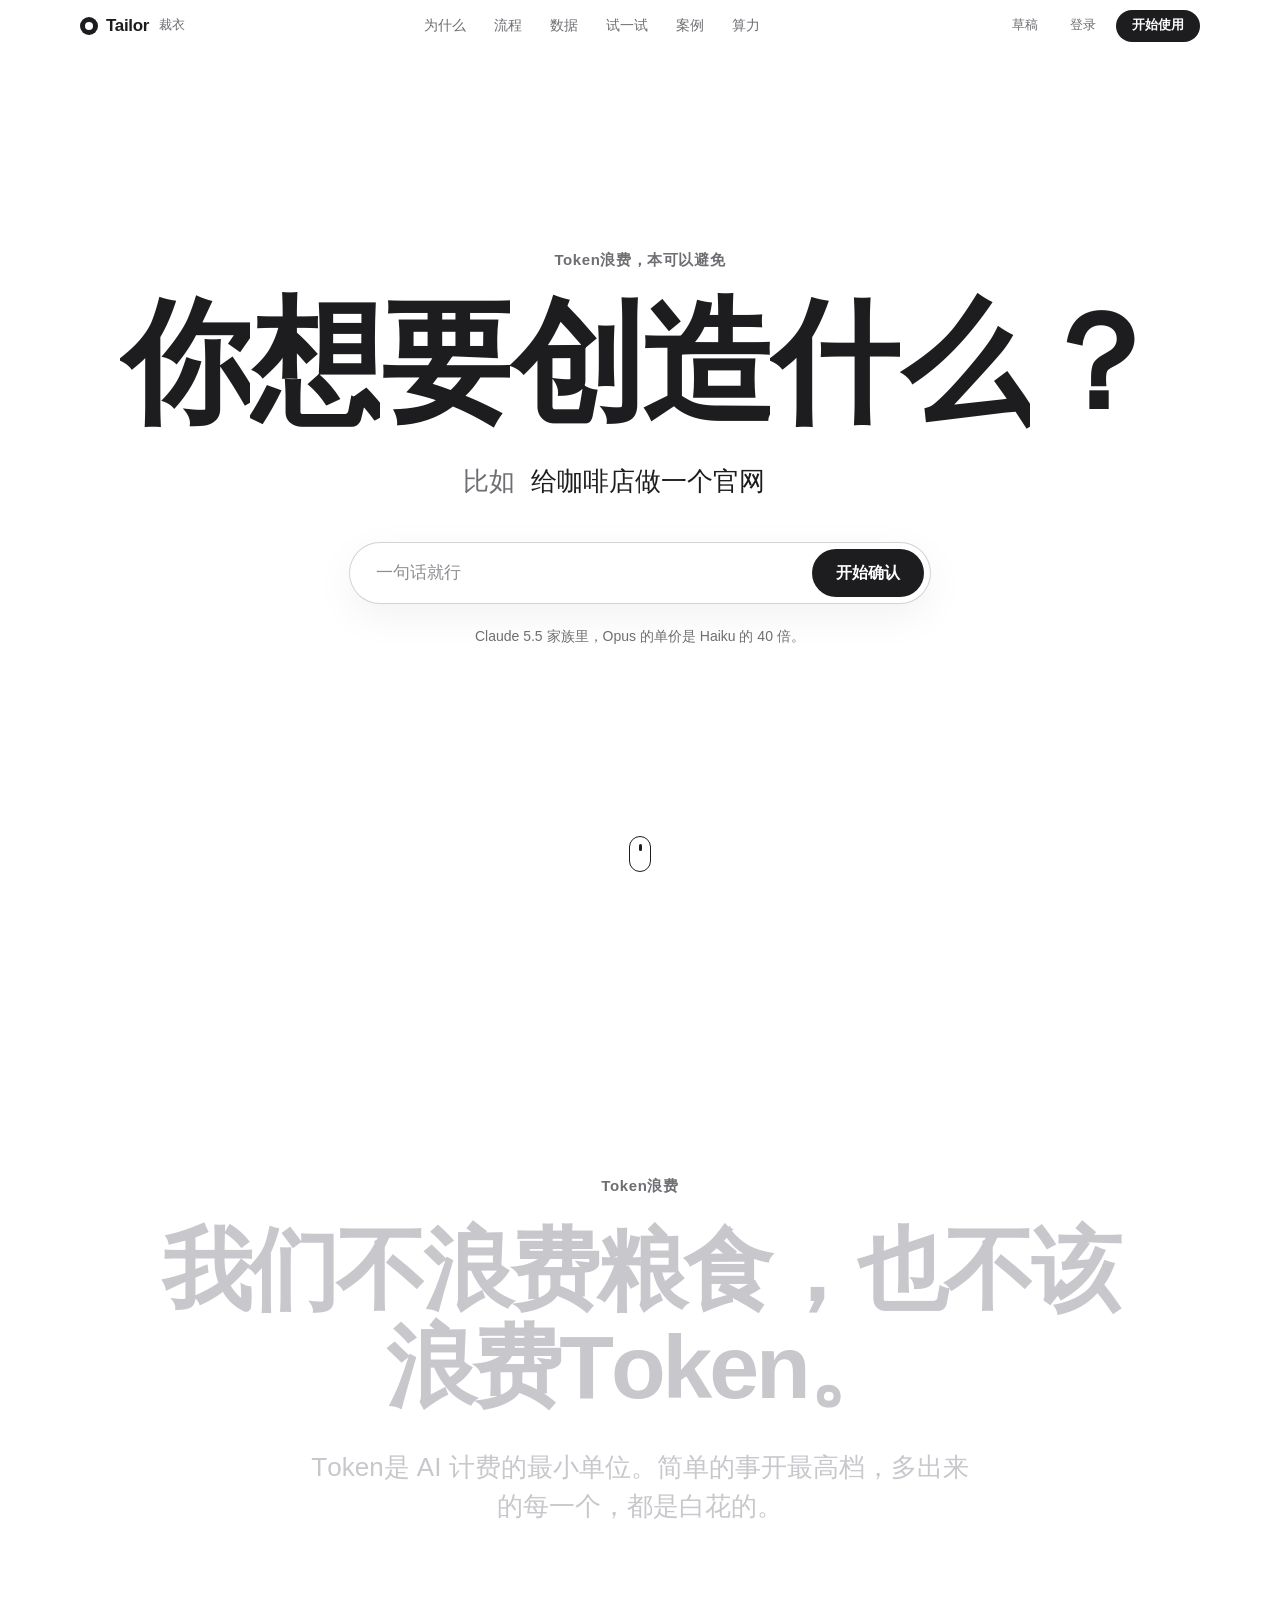
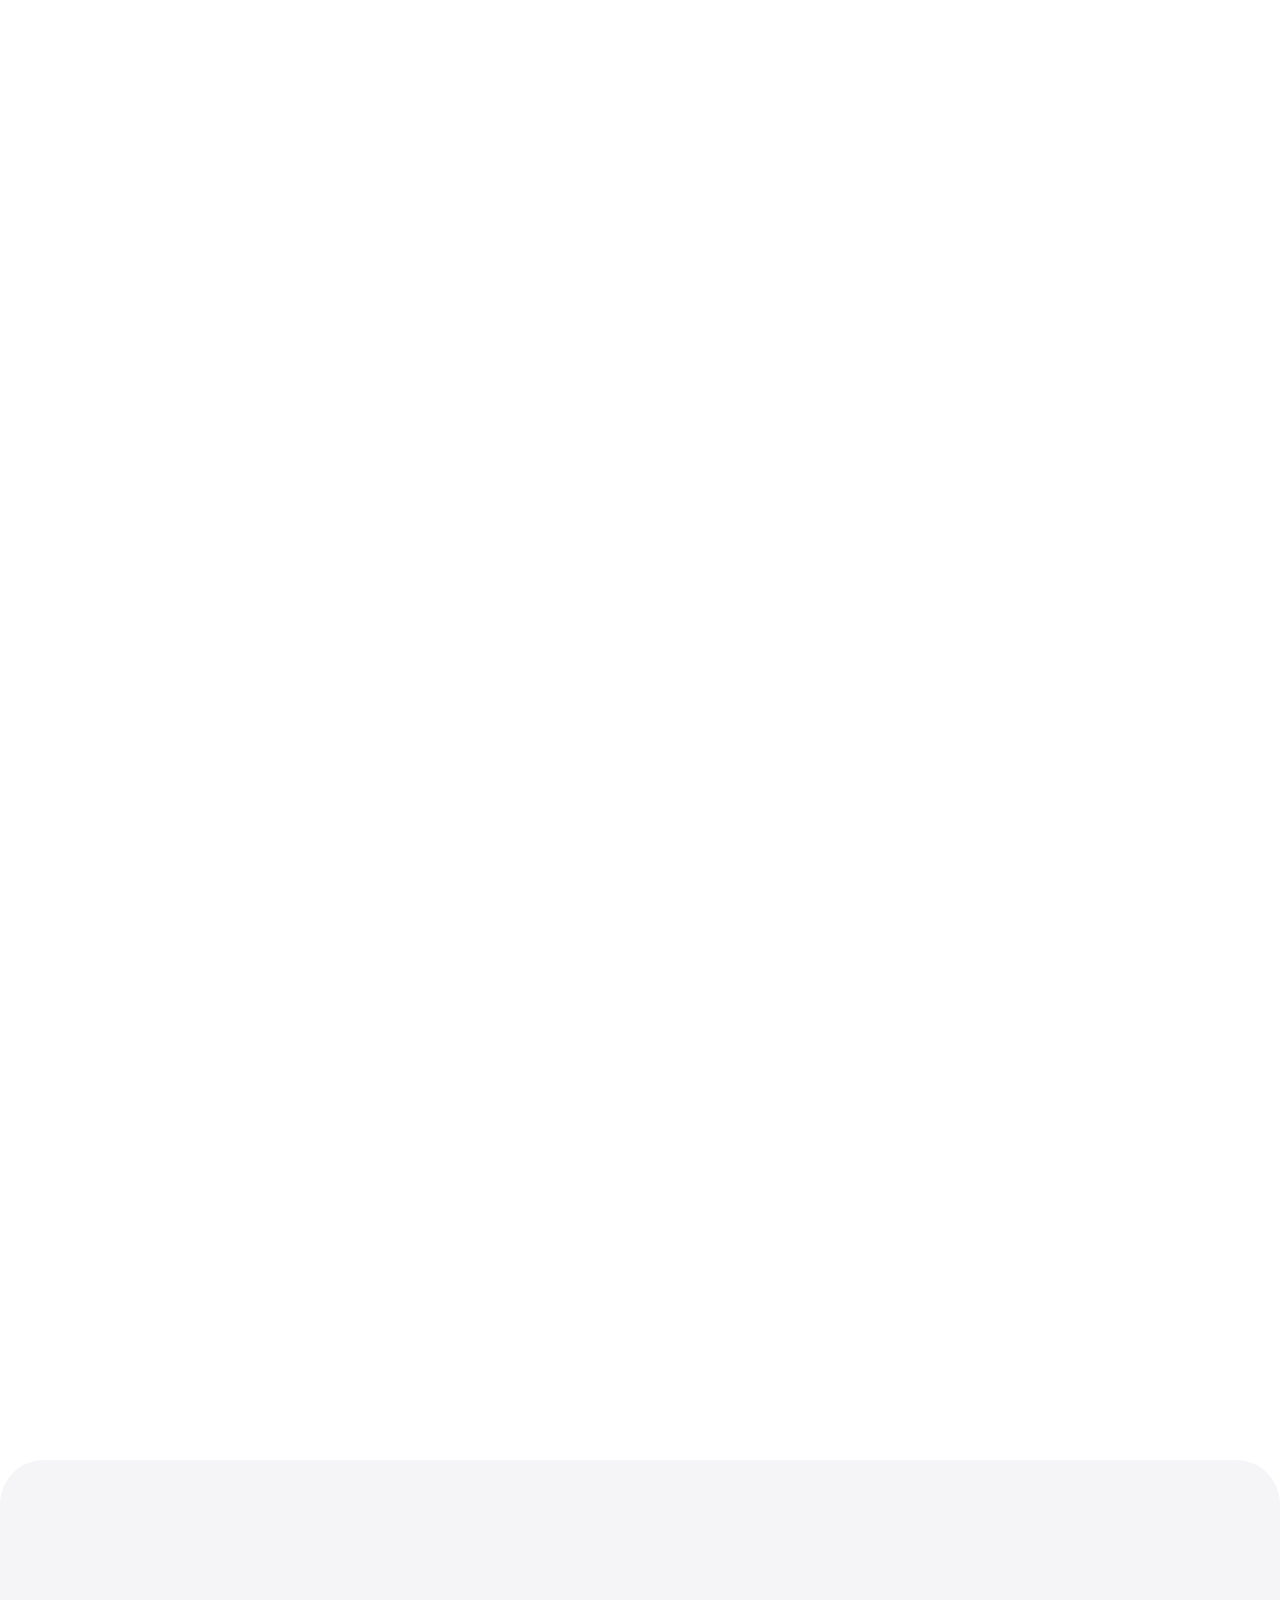
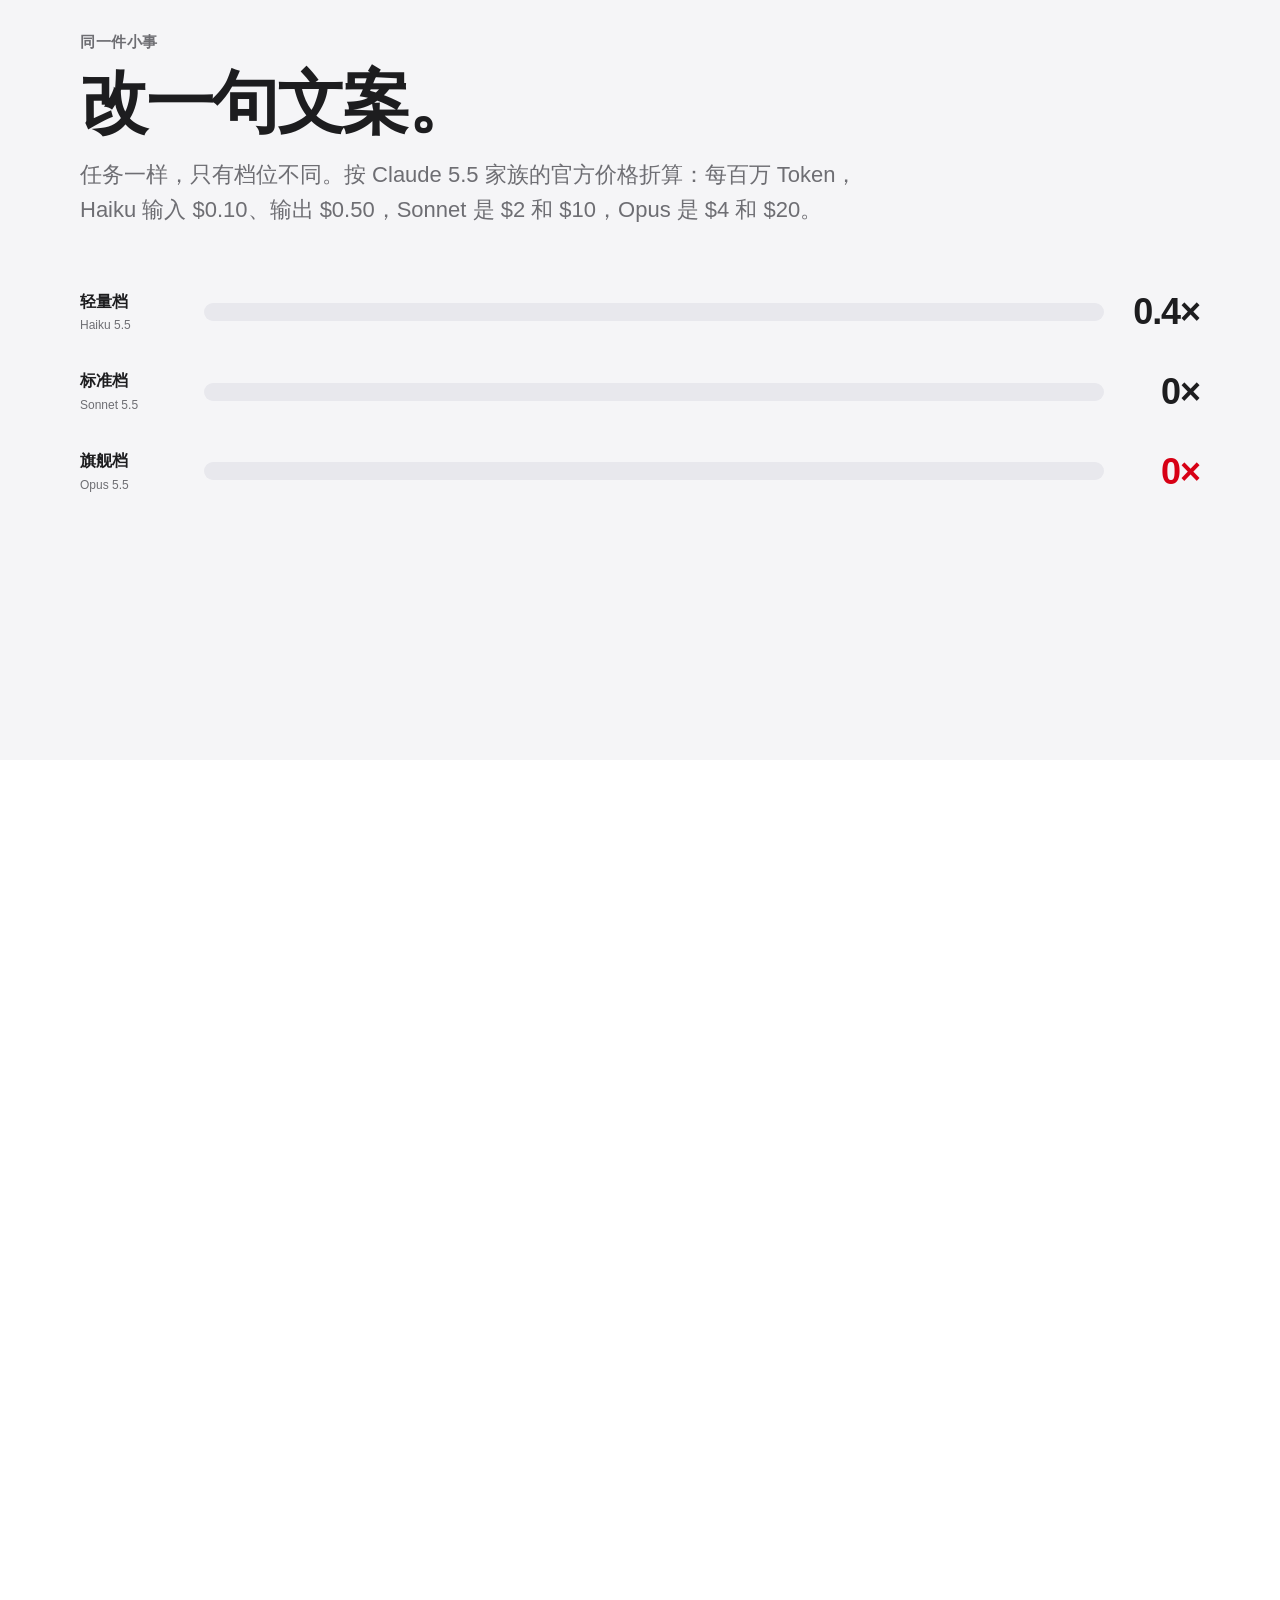
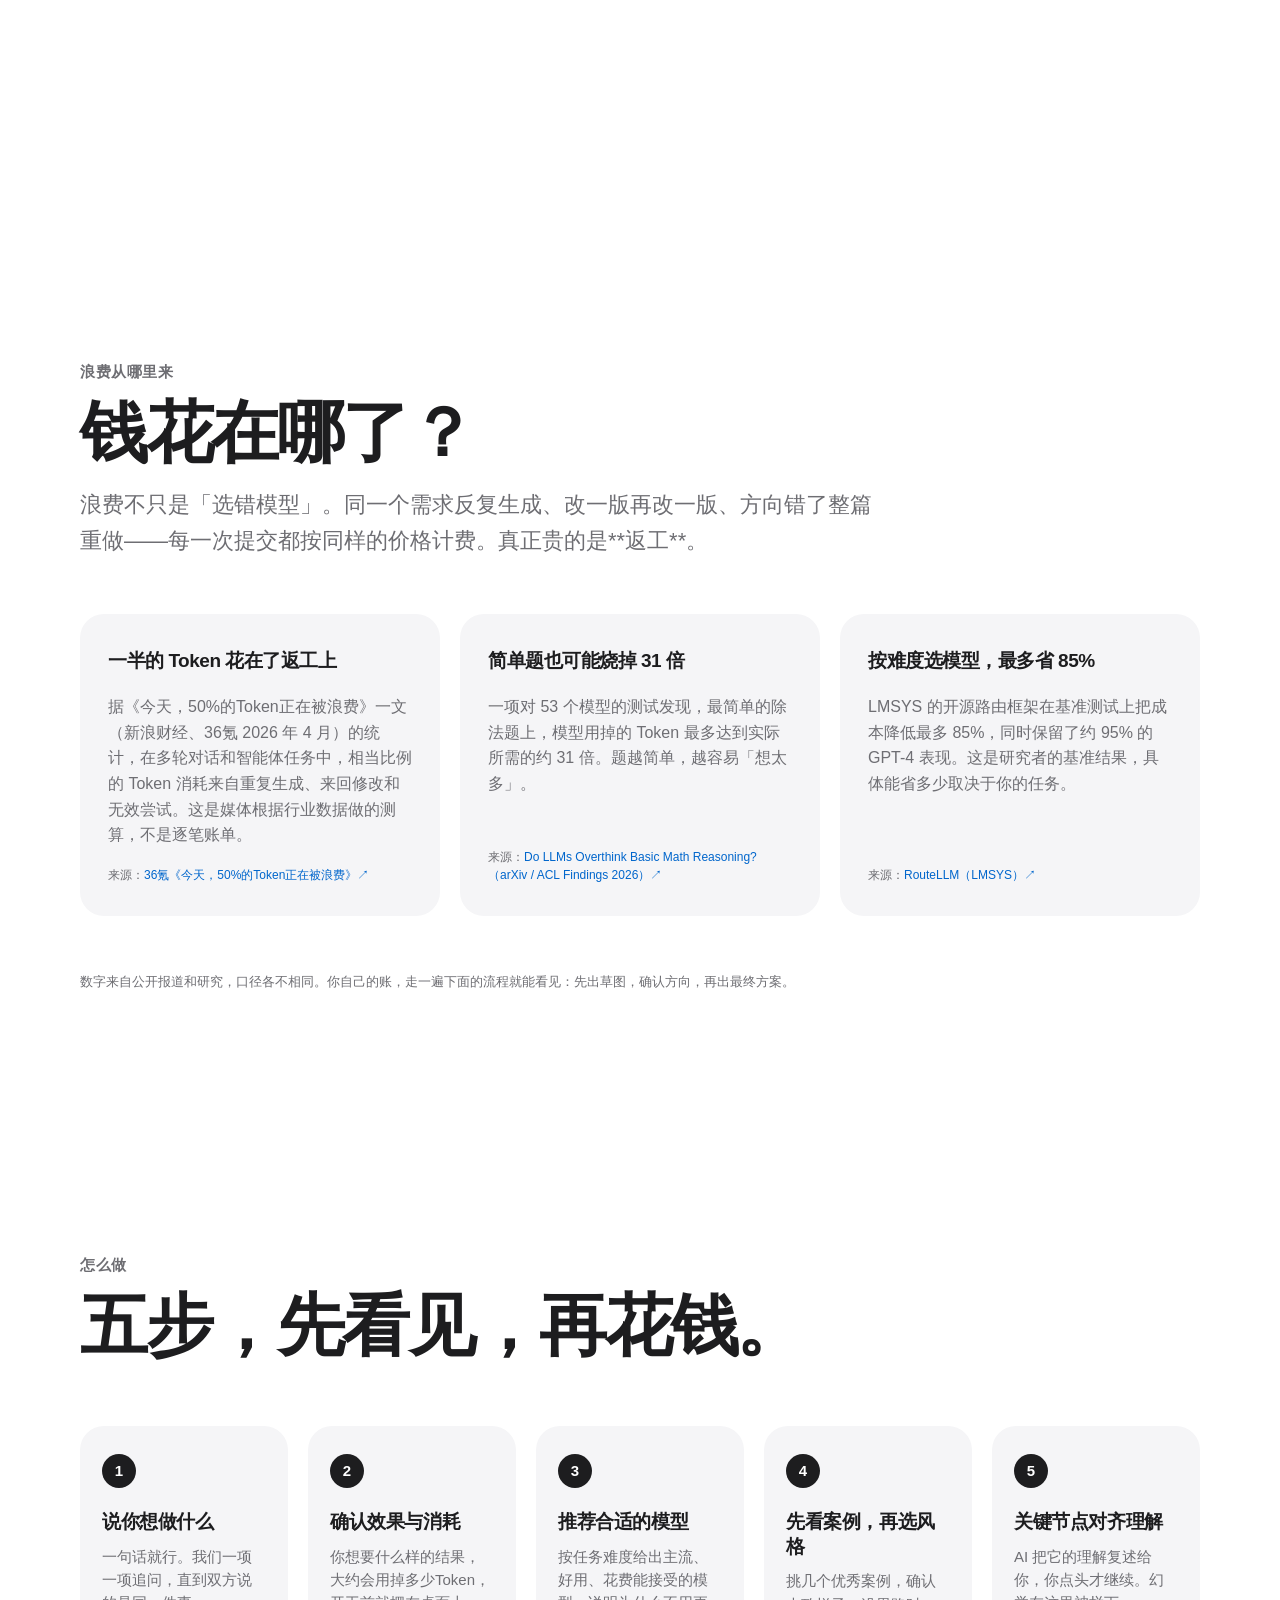
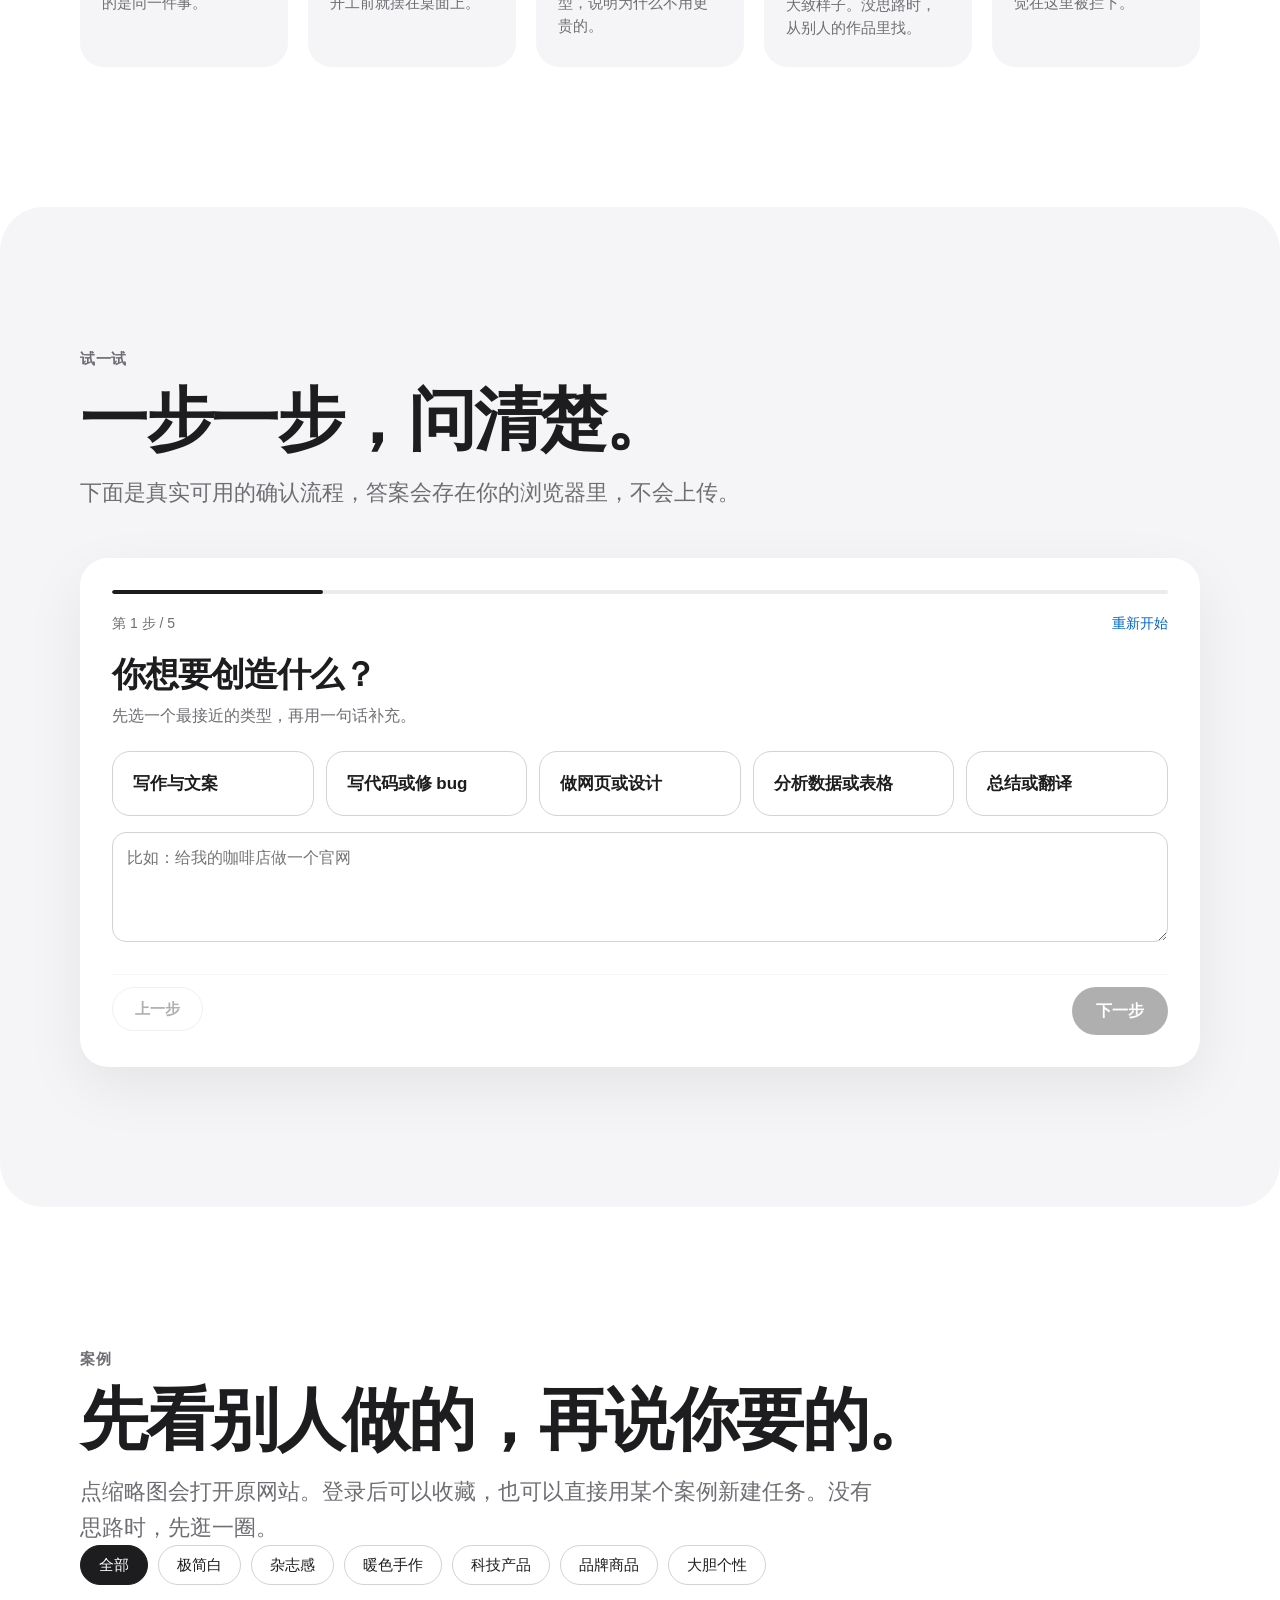
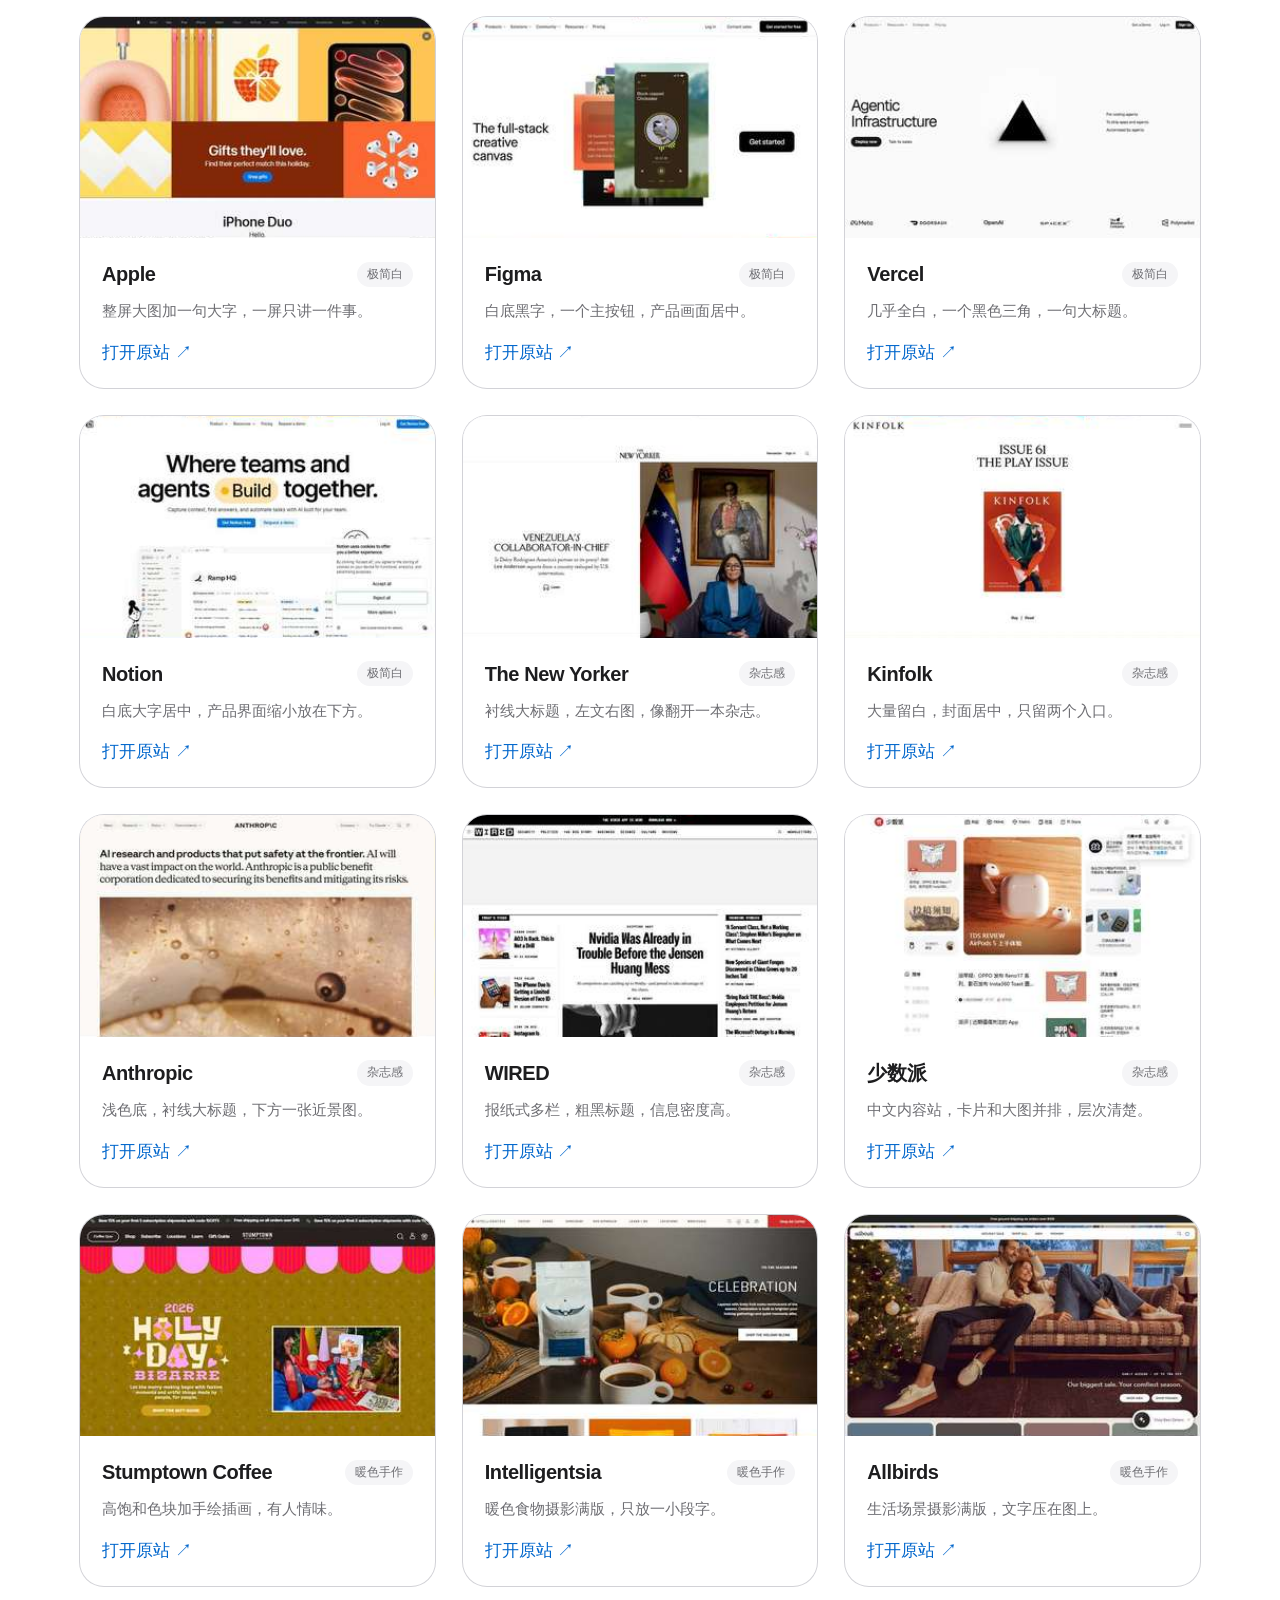
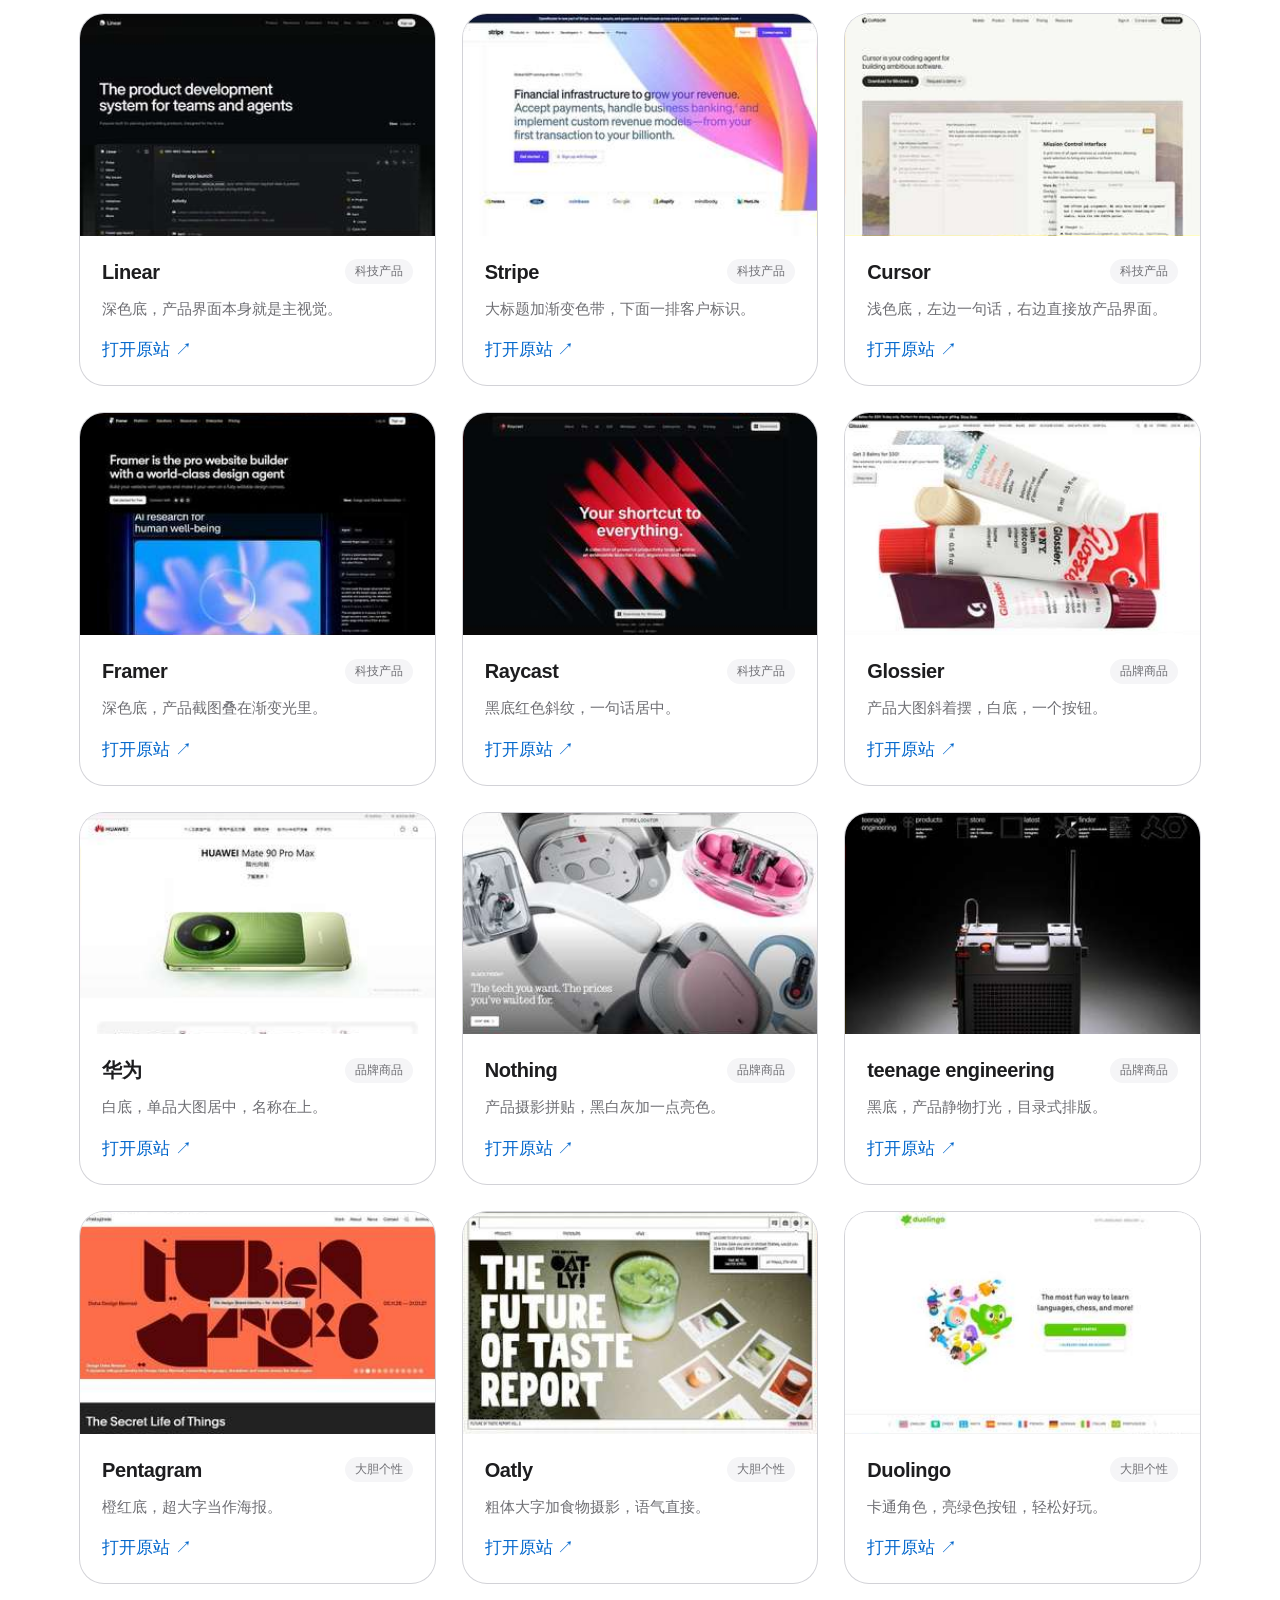
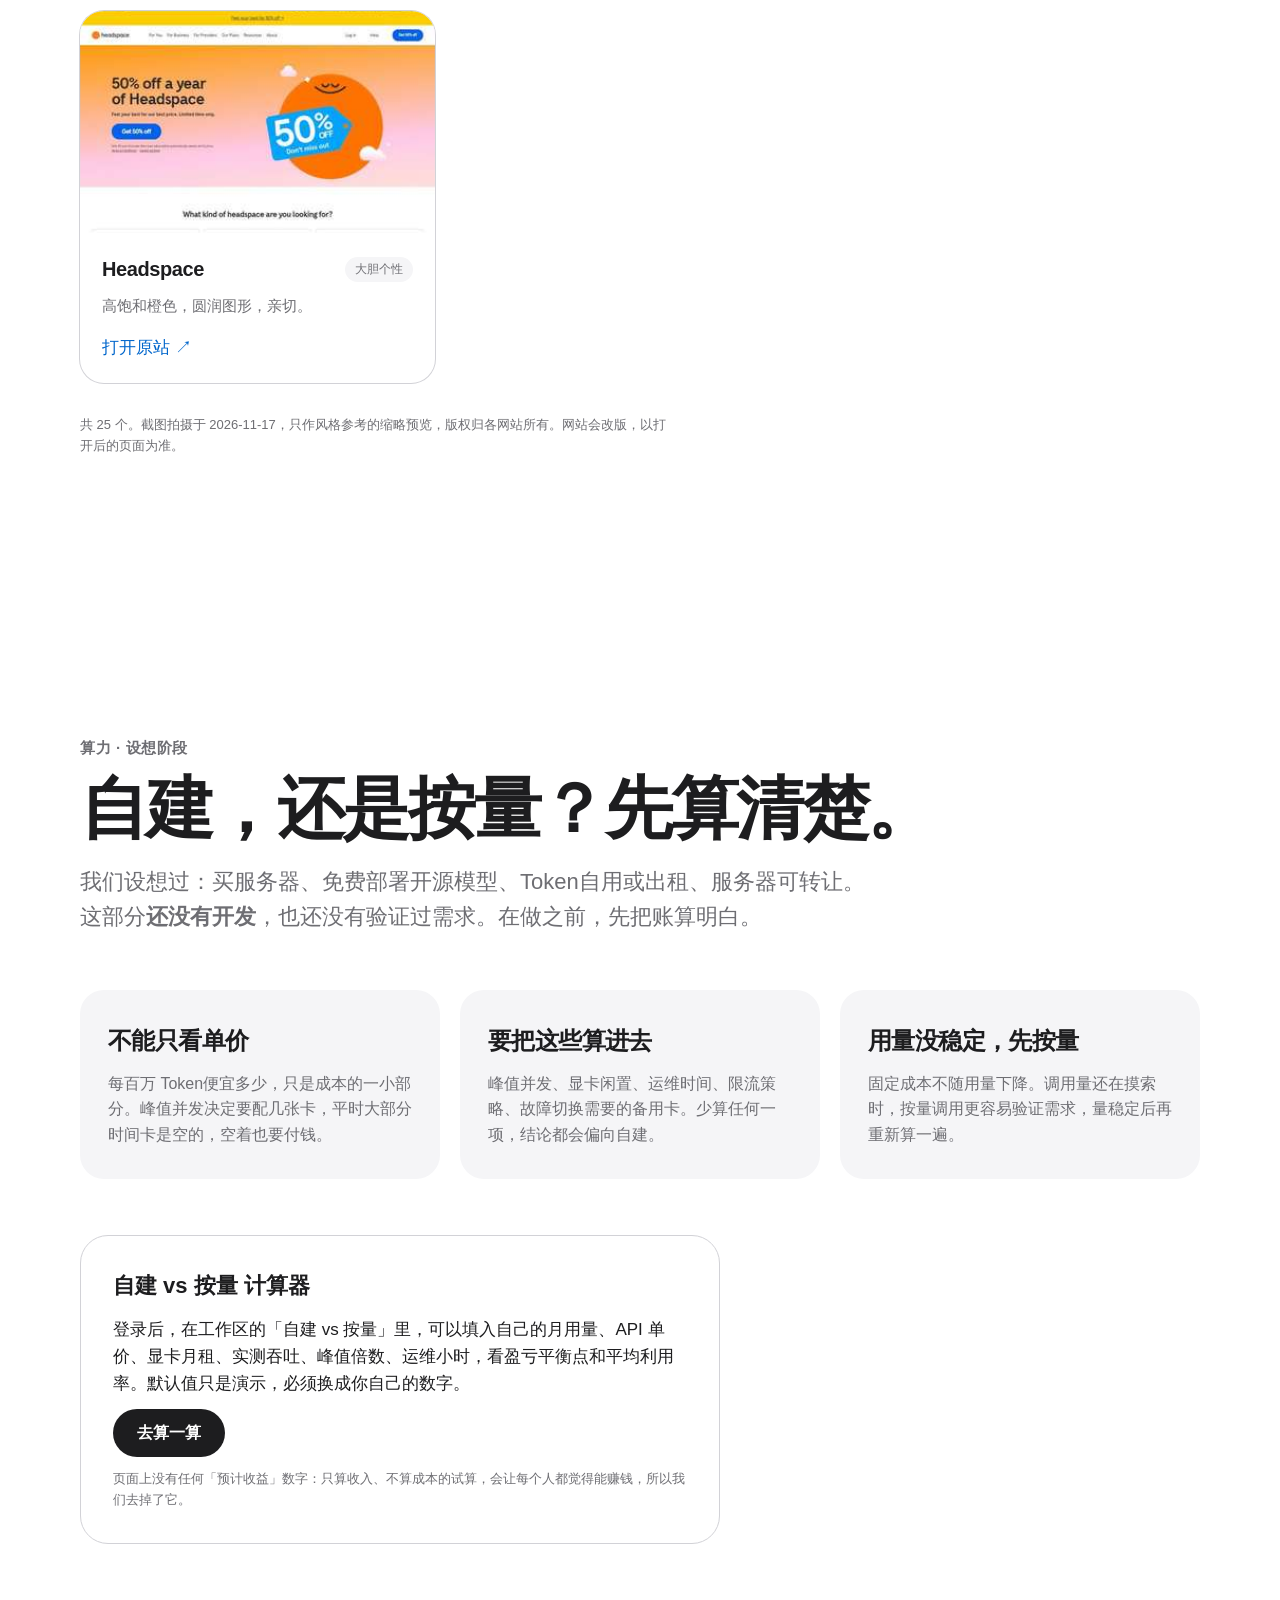
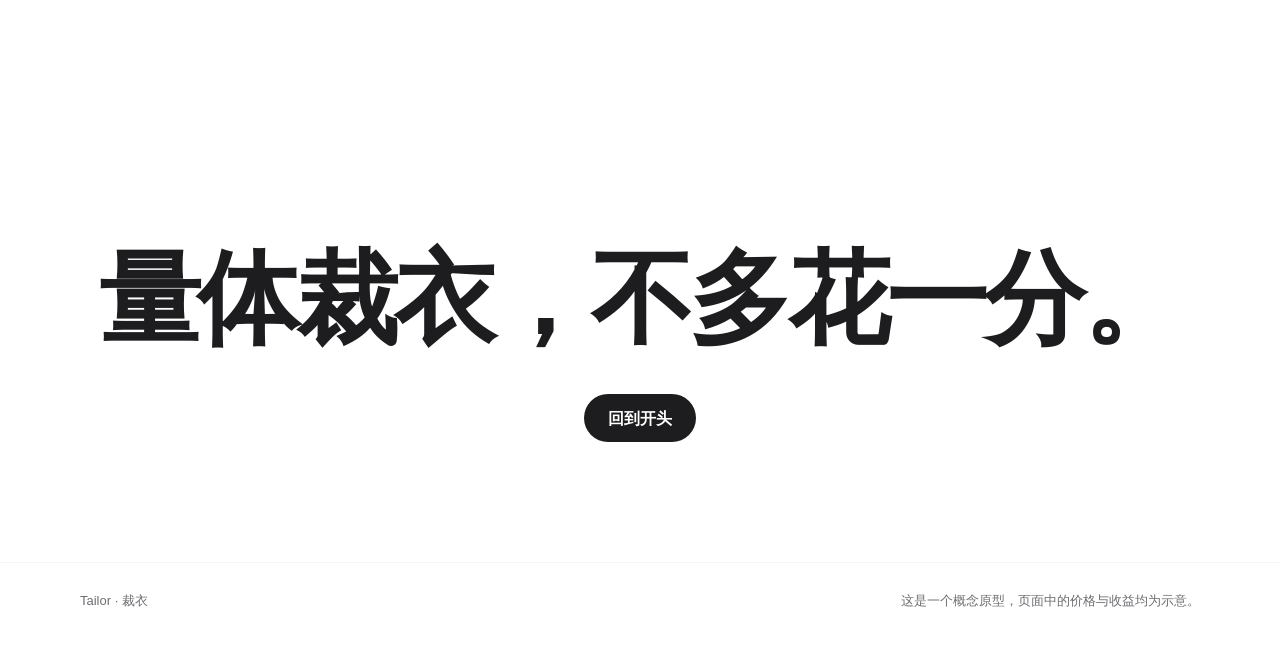
<file: index.html>
<!doctype html>
<html lang="zh-CN">
<head>
<meta charset="utf-8">
<meta name="viewport" content="width=device-width,initial-scale=1,viewport-fit=cover">
<title>Tailor · 裁衣 — 量体裁衣，不多花一分</title>
<meta name="description" content="Tailor 帮 AI 新手在动手之前，把要做的事、效果、消耗和模型一步步对齐，避免Token浪费。">
<meta name="theme-color" content="#ffffff">
<meta property="og:title" content="Tailor · 裁衣 — 量体裁衣，不多花一分">
<meta property="og:description" content="简单任务不必开最高档。先把想做的事说清楚，再选合适的模型。">
<meta property="og:type" content="website">
<link rel="icon" href="favicon.svg" type="image/svg+xml">
<link rel="stylesheet" href="css/style.css">
</head>
<body>
<a class="skip" href="#main">跳到正文</a>
<div class="curtain" aria-hidden="true"></div>

<header class="nav" id="nav">
  <a class="brand" href="#top" aria-label="Tailor · 裁衣，回到顶部"><span class="brand-mark" aria-hidden="true"></span>Tailor<small>裁衣</small></a>
  <nav class="nav-links" aria-label="主导航">
    <a href="#why">为什么</a>
    <a href="#flow">流程</a>
    <a href="#evidence">数据</a>
    <a href="#try">试一试</a>
    <a href="#cases">案例</a>
    <a href="#compute">算力</a>
  </nav>
  <div class="nav-actions">
    <button class="btn-ghost" id="openDrawer" type="button" aria-controls="drawer" aria-expanded="false">草稿<span class="badge" id="noteCount" hidden>0</span></button>
    <a class="btn-ghost" href="login.html" id="navLogin">登录</a>
    <a class="btn-pill" href="app.html" id="navStart">开始使用</a>
  </div>
</header>

<main id="main">

<section class="hero" id="top">
  <div class="hero-inner" id="heroInner">
    <p class="eyebrow hero-in">Token浪费，本可以避免</p>
    <h1 class="ask" id="ask" aria-label="你想要创造什么？">你想要创造什么？</h1>
    <p class="roll hero-in" aria-hidden="true"><span>比如</span><span class="roll-win"><span class="roll-list" id="rollList">
      <span>给咖啡店做一个官网</span><span>写一份周报</span><span>修一个报错的脚本</span><span>整理三小时的会议纪要</span><span>翻译一份合同</span><span>分析一张销售表</span>
    </span></span></p>
    <form class="prompt hero-in" id="heroForm" autocomplete="off">
      <label class="sr" for="heroInput">说说你想创造什么</label>
      <input id="heroInput" type="text" maxlength="60" placeholder="一句话就行">
      <button type="submit" class="btn-solid">开始确认</button>
    </form>
    <p class="fact hero-in">Claude 5.5 家族里，Opus 的单价是 Haiku 的 40 倍。</p>
  </div>
  <a class="cue hero-in" href="#why" data-goto="why" aria-label="向下看为什么"><span></span></a>
</section>

<section class="statement" id="why" aria-labelledby="why-h">
  <div class="statement-pin">
    <p class="eyebrow">Token浪费</p>
    <h2 id="why-h" class="words" data-words>我们不浪费粮食，也不该浪费Token。</h2>
    <p class="statement-sub" data-words>Token是 AI 计费的最小单位。简单的事开最高档，多出来的每一个，都是白花的。</p>
  </div>
</section>

<section class="waste" id="waste" aria-labelledby="waste-h">
  <div class="waste-pin">
    <div class="wrap">
      <p class="eyebrow">同一件小事</p>
      <h2 id="waste-h">改一句文案。</h2>
      <p class="lead">任务一样，只有档位不同。按 Claude 5.5 家族的官方价格折算：每百万 Token，Haiku 输入 $0.10、输出 $0.50，Sonnet 是 $2 和 $10，Opus 是 $4 和 $20。</p>
      <div class="bars" role="img" aria-label="改一句文案：轻量档花费 1，标准档是它的 20 倍，旗舰档是它的 40 倍">
        <div class="bar-row"><span class="bar-name">轻量档<small>Haiku 5.5</small></span><span class="bar-track"><i class="bar-fill" data-v="1"></i></span><b class="bar-num" data-n="1">1×</b></div>
        <div class="bar-row"><span class="bar-name">标准档<small>Sonnet 5.5</small></span><span class="bar-track"><i class="bar-fill" data-v="20"></i></span><b class="bar-num" data-n="20">20×</b></div>
        <div class="bar-row is-bad"><span class="bar-name">旗舰档<small>Opus 5.5</small></span><span class="bar-track"><i class="bar-fill" data-v="40"></i></span><b class="bar-num" data-n="40">40×</b></div>
      </div>
      <p class="bar-note">改一句文案用不上旗舰档的能力，账单却是 40 倍。数据来自 Anthropic 官方定价页，2026-11-17 查询，Haiku 按提示不超过 10 万Token计。这里用 Claude 举例，OpenAI、Gemini、DeepSeek 的价格也已核对，见工作区的「模型与价格」。</p>
    </div>
  </div>
</section>

<section class="evidence" id="evidence" aria-labelledby="ev-h">
  <div class="wrap">
    <p class="eyebrow">浪费从哪里来</p>
    <h2 id="ev-h">钱花在哪了？</h2>
    <p class="lead">浪费不只是「选错模型」。同一个需求反复生成、改一版再改一版、方向错了整篇重做——每一次提交都按同样的价格计费。真正贵的是**返工**。</p>
    <div class="cards3 ev">
      <article class="card">
        <h3>一半的 Token 花在了返工上</h3>
        <p>据《今天，50%的Token正在被浪费》一文（新浪财经、36氪 2026 年 4 月）的统计，在多轮对话和智能体任务中，相当比例的 Token 消耗来自重复生成、来回修改和无效尝试。这是媒体根据行业数据做的测算，不是逐笔账单。</p>
        <p class="src">来源：<a href="https://m.36kr.com/p/3768881965941504" target="_blank" rel="noopener noreferrer">36氪《今天，50%的Token正在被浪费》↗</a></p>
      </article>
      <article class="card">
        <h3>简单题也可能烧掉 31 倍</h3>
        <p>一项对 53 个模型的测试发现，最简单的除法题上，模型用掉的 Token 最多达到实际所需的约 31 倍。题越简单，越容易「想太多」。</p>
        <p class="src">来源：<a href="https://arxiv.org/html/2507.04023v3" target="_blank" rel="noopener noreferrer">Do LLMs Overthink Basic Math Reasoning?（arXiv / ACL Findings 2026）↗</a></p>
      </article>
      <article class="card">
        <h3>按难度选模型，最多省 85%</h3>
        <p>LMSYS 的开源路由框架在基准测试上把成本降低最多 85%，同时保留了约 95% 的 GPT-4 表现。这是研究者的基准结果，具体能省多少取决于你的任务。</p>
        <p class="src">来源：<a href="https://github.com/lm-sys/RouteLLM" target="_blank" rel="noopener noreferrer">RouteLLM（LMSYS）↗</a></p>
      </article>
    </div>
    <p class="calc-note">数字来自公开报道和研究，口径各不相同。你自己的账，走一遍下面的流程就能看见：先出草图，确认方向，再出最终方案。</p>
  </div>
</section>

<section class="flow" id="flow" aria-labelledby="flow-h">
  <div class="wrap">
    <p class="eyebrow">怎么做</p>
    <h2 id="flow-h">五步，先看见，再花钱。</h2>
    <ol class="steps">
      <li class="step"><span class="step-n">1</span><h3>说你想做什么</h3><p>一句话就行。我们一项一项追问，直到双方说的是同一件事。</p></li>
      <li class="step"><span class="step-n">2</span><h3>确认效果与消耗</h3><p>你想要什么样的结果，大约会用掉多少Token，开工前就摆在桌面上。</p></li>
      <li class="step"><span class="step-n">3</span><h3>推荐合适的模型</h3><p>按任务难度给出主流、好用、花费能接受的模型，说明为什么不用更贵的。</p></li>
      <li class="step"><span class="step-n">4</span><h3>先看案例，再选风格</h3><p>挑几个优秀案例，确认大致样子。没思路时，从别人的作品里找。</p></li>
      <li class="step"><span class="step-n">5</span><h3>关键节点对齐理解</h3><p>AI 把它的理解复述给你，你点头才继续。幻觉在这里被拦下。</p></li>
    </ol>
  </div>
</section>

<section class="try" id="try" aria-labelledby="try-h">
  <div class="wrap">
    <p class="eyebrow">试一试</p>
    <h2 id="try-h">一步一步，问清楚。</h2>
    <p class="lead">下面是真实可用的确认流程，答案会存在你的浏览器里，不会上传。</p>
    <div class="wizard" id="wizard" aria-live="polite">
      <div class="wz-progress" aria-hidden="true"><i id="wzBar"></i></div>
      <div class="wz-head"><span id="wzStep">第 1 步 / 5</span><button type="button" class="link" id="wzReset">重新开始</button></div>
      <div class="wz-body" id="wzBody"></div>
      <div class="wz-foot">
        <button type="button" class="btn-line" id="wzBack">上一步</button>
        <button type="button" class="btn-solid" id="wzNext">下一步</button>
      </div>
    </div>
  </div>
</section>

<section class="cases" id="cases" aria-labelledby="cases-h">
  <div class="wrap">
    <p class="eyebrow">案例</p>
    <h2 id="cases-h">先看别人做的，再说你要的。</h2>
    <p class="lead">点缩略图会打开原网站。登录后可以收藏，也可以直接用某个案例新建任务。没有思路时，先逛一圈。</p>
    <div class="cases-bar" id="caseBar" role="group" aria-label="按风格筛选"></div>
    <div class="case-grid" id="caseGrid"></div>
    <p class="case-note" id="caseNote"></p>
  </div>
</section>

<section class="compute" id="compute" aria-labelledby="compute-h">
  <div class="wrap">
    <p class="eyebrow">算力 · 设想阶段</p>
    <h2 id="compute-h">自建，还是按量？先算清楚。</h2>
    <p class="lead">我们设想过：买服务器、免费部署开源模型、Token自用或出租、服务器可转让。这部分<b>还没有开发</b>，也还没有验证过需求。在做之前，先把账算明白。</p>
    <div class="cards3">
      <article class="card"><h3>不能只看单价</h3><p>每百万 Token便宜多少，只是成本的一小部分。峰值并发决定要配几张卡，平时大部分时间卡是空的，空着也要付钱。</p></article>
      <article class="card"><h3>要把这些算进去</h3><p>峰值并发、显卡闲置、运维时间、限流策略、故障切换需要的备用卡。少算任何一项，结论都会偏向自建。</p></article>
      <article class="card"><h3>用量没稳定，先按量</h3><p>固定成本不随用量下降。调用量还在摸索时，按量调用更容易验证需求，量稳定后再重新算一遍。</p></article>
    </div>
    <div class="calc" id="calc">
      <h3>自建 vs 按量 计算器</h3>
      <p>登录后，在工作区的「自建 vs 按量」里，可以填入自己的月用量、API 单价、显卡月租、实测吞吐、峰值倍数、运维小时，看盈亏平衡点和平均利用率。默认值只是演示，必须换成你自己的数字。</p>
      <p><a class="btn-solid" href="login.html?next=app.html%23%2Fselfhost" id="calcGo">去算一算</a></p>
      <p class="calc-note">页面上没有任何「预计收益」数字：只算收入、不算成本的试算，会让每个人都觉得能赚钱，所以我们去掉了它。</p>
    </div>
  </div>
</section>

<section class="close" aria-labelledby="close-h">
  <div class="wrap">
    <h2 id="close-h">量体裁衣，不多花一分。</h2>
    <a class="btn-solid" href="#top" data-goto="top">回到开头</a>
  </div>
</section>

</main>
<footer class="foot"><div class="wrap"><span>Tailor · 裁衣</span><span>这是一个概念原型，页面中的价格与收益均为示意。</span></div></footer>

<aside class="drawer" id="drawer" aria-label="草稿与笔记" aria-hidden="true" hidden>
  <div class="drawer-head"><h3>草稿与笔记</h3><button type="button" class="btn-ghost" id="closeDrawer">关闭</button></div>
  <form id="noteForm" class="note-form"><label class="sr" for="noteText">写下想法</label><textarea id="noteText" rows="3" placeholder="想到什么就记下来，会保存在这个浏览器里"></textarea><button type="submit" class="btn-solid">保存草稿</button></form>
  <ul id="noteList" class="note-list"></ul>
</aside>
<div class="scrim" id="scrim" hidden></div>

<script src="vendor/gsap.min.js"></script>
<script src="vendor/ScrollTrigger.min.js"></script>
<script src="vendor/ScrollToPlugin.min.js"></script>
<script src="js/lib.js"></script>
<script src="js/wizard.js"></script>
<script src="js/home-cases.js"></script>
<script src="js/app.js"></script>
</body>
</html>
</file>
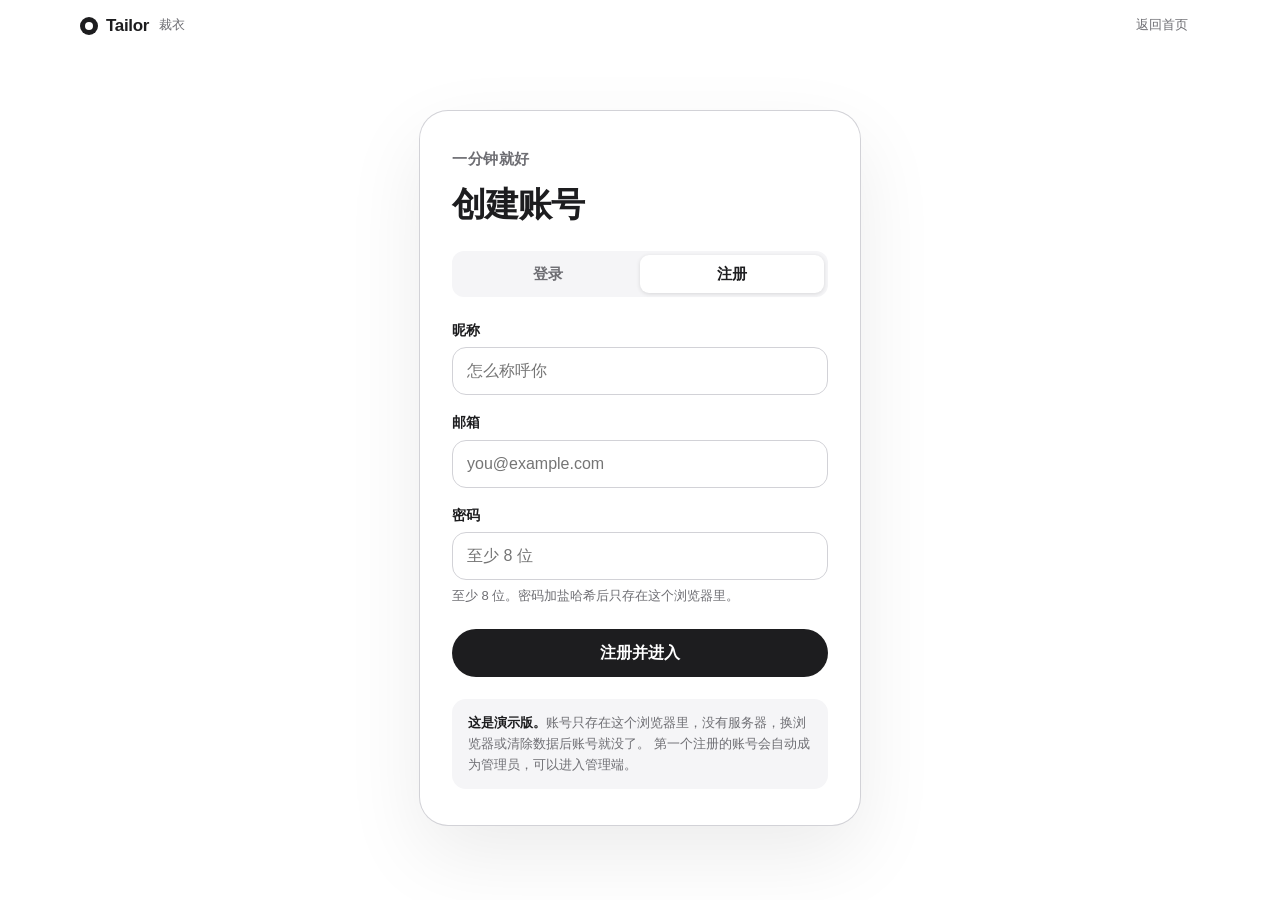
<file: login.html>
<!doctype html>
<html lang="zh-CN">
<head>
<meta charset="utf-8">
<meta name="viewport" content="width=device-width,initial-scale=1,viewport-fit=cover">
<title>登录 · Tailor · 裁衣</title>
<meta name="robots" content="noindex">
<meta name="theme-color" content="#ffffff">
<link rel="icon" href="favicon.svg" type="image/svg+xml">
<link rel="stylesheet" href="css/style.css">
</head>
<body class="page-login">
<a class="skip" href="#main">跳到正文</a>
<header class="nav is-flat">
  <a class="brand" href="./" aria-label="Tailor · 裁衣，回到首页"><span class="brand-mark" aria-hidden="true"></span>Tailor<small>裁衣</small></a>
  <a class="btn-ghost" href="./">返回首页</a>
</header>

<main id="main" class="login">
  <section class="login-card" aria-labelledby="lg-h">
    <p class="eyebrow" id="lgEyebrow">欢迎回来</p>
    <h1 id="lg-h" class="lg-title">登录</h1>
    <div class="seg" role="tablist" aria-label="登录或注册">
      <button type="button" role="tab" id="tabLogin" aria-selected="true" aria-controls="lgForm">登录</button>
      <button type="button" role="tab" id="tabReg" aria-selected="false" aria-controls="lgForm">注册</button>
    </div>
    <form id="lgForm" novalidate autocomplete="on">
      <div class="field" id="fName" hidden>
        <label for="inName">昵称</label>
        <input id="inName" name="name" type="text" autocomplete="nickname" maxlength="20" placeholder="怎么称呼你">
      </div>
      <div class="field">
        <label for="inEmail">邮箱</label>
        <input id="inEmail" name="email" type="email" autocomplete="email" inputmode="email" placeholder="you@example.com" required>
      </div>
      <div class="field">
        <label for="inPw">密码</label>
        <input id="inPw" name="password" type="password" autocomplete="current-password" placeholder="至少 8 位" required>
        <small class="field-hint" id="pwHint" hidden>至少 8 位。密码加盐哈希后只存在这个浏览器里。</small>
      </div>
      <p class="form-err" id="lgErr" role="alert" hidden></p>
      <button type="submit" class="btn-solid wide" id="lgSubmit">登录</button>
    </form>
    <div class="demo-note">
      <b>这是演示版。</b>账号只存在这个浏览器里，没有服务器，换浏览器或清除数据后账号就没了。
      <span id="firstNote">第一个注册的账号会自动成为管理员，可以进入管理端。</span>
    </div>
  </section>
</main>

<script src="vendor/gsap.min.js"></script>
<script src="js/lib.js"></script>
<script src="js/login.js"></script>
</body>
</html>
</file>
<file: css/style.css>
:root{--bg:#fff;--ink:#1d1d1f;--mute:#6e6e73;--line:#d2d2d7;--soft:#f5f5f7;--blue:#0066cc;--red:#d70015;--green:#1f7a3a;--font:-apple-system,BlinkMacSystemFont,"SF Pro Display","SF Pro Text","Helvetica Neue","PingFang SC","Hiragino Sans GB","Microsoft YaHei","Noto Sans SC",sans-serif;--mono:ui-monospace,SFMono-Regular,"SF Mono",Menlo,Consolas,monospace;--ease:cubic-bezier(.22,.61,.36,1);--wrap:min(1120px, calc(100vw - 48px) );--nav:52px}*,*:before,*:after{box-sizing:border-box}html{-webkit-text-size-adjust:100%;scroll-padding-top:var(--nav)}body{margin:0;background:var(--bg);color:var(--ink);font:400 17px/1.6 var(--font);-webkit-font-smoothing:antialiased;overflow-x:hidden}h1,h2,h3,p,ul,ol,figure{margin:0}ul,ol{padding:0;list-style:none}a{color:inherit;text-decoration:none}button,input,textarea{font:inherit;color:inherit}button{cursor:pointer;background:none;border:0;padding:0}img,svg{display:block;max-width:100%}[hidden]{display:none!important}.wrap{width:var(--wrap);margin-inline:auto}.sr{position:absolute;width:1px;height:1px;overflow:hidden;clip:rect(0 0 0 0);white-space:nowrap}.skip{position:fixed;left:12px;top:-60px;z-index:200;background:var(--ink);color:#fff;padding:10px 16px;border-radius:999px;transition:top .2s}.skip:focus{top:12px}:focus-visible{outline:2px solid var(--blue);outline-offset:3px;border-radius:6px}::selection{background:var(--ink);color:#fff}.eyebrow{font-size:15px;font-weight:600;color:var(--mute);letter-spacing:.04em}.lead{font-size:clamp(18px,2vw,22px);color:var(--mute);max-width:36em}h2{font-size:clamp(34px,5.6vw,68px);line-height:1.08;letter-spacing:-.035em;font-weight:700}.nav{position:fixed;inset:0 0 auto;z-index:60;height:var(--nav);display:flex;align-items:center;justify-content:space-between;padding:0 max(24px,calc((100vw - 1120px)/2));background:#ffffffb8;backdrop-filter:saturate(180%) blur(20px);-webkit-backdrop-filter:saturate(180%) blur(20px);border-bottom:1px solid transparent;transition:border-color .3s,background .3s}.nav.is-scrolled{border-bottom-color:#00000014}.brand{display:flex;align-items:center;gap:8px;font-weight:700;font-size:17px;letter-spacing:-.02em}.brand small{font-weight:500;font-size:13px;color:var(--mute);margin-left:2px}.brand-mark{width:18px;height:18px;border-radius:50%;background:var(--ink);position:relative}.brand-mark:after{content:"";position:absolute;inset:5px;border-radius:50%;background:#fff}.nav-links{display:flex;gap:28px;font-size:14px;color:var(--mute)}.nav-links a{transition:color .2s}.nav-links a:hover{color:var(--ink)}.nav-actions{display:flex;align-items:center;gap:8px}.btn-solid,.btn-pill,.btn-line{display:inline-flex;align-items:center;justify-content:center;border-radius:999px;font-weight:600;transition:transform .25s var(--ease),background .25s,color .25s,box-shadow .25s;white-space:nowrap}.btn-solid{background:var(--ink);color:#fff;padding:0 24px;height:48px;font-size:16px}.btn-solid:hover{background:#000;transform:translateY(-1px);box-shadow:0 8px 24px #0000002e}.btn-solid:active,.btn-pill:active,.btn-line:active{transform:scale(.97)}.btn-pill{background:var(--ink);color:#fff;padding:0 16px;height:32px;font-size:13px}.btn-pill:hover{background:#000}.btn-line{border:1px solid var(--line);padding:0 22px;height:44px;font-size:15px;background:#fff}.btn-line:hover{border-color:var(--ink)}.btn-line[disabled],.btn-solid[disabled]{opacity:.35;pointer-events:none}.btn-ghost{font-size:13px;padding:0 12px;height:32px;border-radius:999px;color:var(--mute);display:inline-flex;align-items:center;gap:6px;transition:background .2s,color .2s}.btn-ghost:hover{background:var(--soft);color:var(--ink)}.badge{min-width:18px;height:18px;border-radius:9px;background:var(--ink);color:#fff;font-size:11px;display:grid;place-items:center;padding:0 5px}.link{color:var(--blue);font-weight:500}.link:hover{text-decoration:underline}.curtain{position:fixed;inset:0;z-index:150;background:#fff;display:grid;place-items:center;pointer-events:none}html:not(.js) .curtain{display:none}.curtain:after{content:"\88c1\8863";font-size:clamp(40px,8vw,96px);font-weight:700;letter-spacing:-.04em}@media(max-width:820px){.nav-links{display:none}}.hero{min-height:100svh;display:flex;flex-direction:column;align-items:center;justify-content:center;text-align:center;padding:calc(var(--nav) + 40px) 24px 96px;position:relative;overflow:hidden}.hero-inner{display:flex;flex-direction:column;align-items:center;will-change:transform,opacity}.hero .eyebrow{margin-bottom:20px}.ask{font-size:clamp(32px,10.5vw,148px);line-height:1.05;letter-spacing:-.05em;font-weight:700;display:flex;flex-wrap:wrap;justify-content:center}.mask{display:inline-block;overflow:hidden;padding:.06em .01em .14em;margin:-.06em 0 -.14em}.ch{display:inline-block;will-change:transform}.roll{margin-top:28px;font-size:clamp(18px,2.3vw,26px);color:var(--mute);display:flex;gap:.6em;align-items:center;justify-content:center}.roll-win{display:inline-block;height:1.6em;overflow:hidden;text-align:left;min-width:11em}.roll-list{display:flex;flex-direction:column}.roll-list span{height:1.6em;line-height:1.6em;color:var(--ink);font-weight:500;white-space:nowrap}.prompt{margin-top:40px;display:flex;align-items:center;gap:8px;width:min(580px,100%);padding:6px 6px 6px 24px;background:#fff;border-radius:999px;box-shadow:0 0 0 1px var(--line),0 12px 40px #0000000f;transition:box-shadow .3s}.prompt:focus-within{box-shadow:0 0 0 2px var(--ink),0 16px 48px #0000001a}.prompt input{flex:1;min-width:0;border:0;outline:0;background:transparent;font-size:17px;height:44px}.prompt input::placeholder{color:#8d8d92}.fact{margin-top:22px;font-size:14px;color:var(--mute)}.cue{position:absolute;bottom:28px;left:50%;width:22px;height:36px;margin-left:-11px;border:1.5px solid var(--ink);border-radius:12px;opacity:.5}.cue span{position:absolute;left:50%;top:7px;width:3px;height:7px;margin-left:-1.5px;border-radius:2px;background:var(--ink);animation:cue 1.8s var(--ease) infinite}@keyframes cue{0%{transform:translateY(0);opacity:1}70%{transform:translateY(12px);opacity:0}to{opacity:0}}.statement{height:100svh;display:grid;place-items:center;text-align:center;padding:0 24px}.statement .eyebrow{margin-bottom:24px}.statement h2{font-size:clamp(34px,7vw,92px);max-width:11em;margin-inline:auto}.statement-sub{margin:32px auto 0;font-size:clamp(18px,2.2vw,26px);max-width:26em;line-height:1.5;font-weight:500}.w{display:inline-block;color:#c7c7cc;transition:none;white-space:pre-wrap}html:not(.js) .w{color:var(--ink)}.waste{min-height:100svh;display:grid;align-items:center;padding:96px 0;background:var(--soft);border-radius:44px 44px 0 0}.waste h2{margin:12px 0 18px}.bars{margin-top:56px;display:grid;gap:22px}.bar-row{display:grid;grid-template-columns:104px 1fr 76px;align-items:center;gap:20px}.bar-name{font-size:16px;font-weight:600}.bar-track{height:18px;border-radius:9px;background:#e8e8ed;overflow:hidden;display:block}.bar-fill{display:block;height:100%;border-radius:9px;background:var(--ink);transform-origin:left;transform:scaleX(var(--s,1));width:100%}.bar-row.is-bad .bar-fill{background:var(--red)}.bar-num{font-size:clamp(24px,3vw,36px);letter-spacing:-.03em;text-align:right;font-variant-numeric:tabular-nums}.bar-row.is-bad .bar-num{color:var(--red)}.bar-note{margin-top:36px;font-size:17px;color:var(--mute)}@media(max-width:640px){.bar-row{grid-template-columns:60px 1fr 54px;gap:12px}.roll{flex-direction:column;gap:0}.roll-win{text-align:center}.prompt{padding-left:18px}.prompt .btn-solid{padding:0 16px}}.flow,.try,.cases,.compute{padding:140px 0}.flow h2,.try h2,.cases h2,.compute h2{margin:12px 0 18px}.steps{margin-top:64px;display:grid;grid-template-columns:repeat(5,1fr);gap:20px}.step{padding:28px 22px;border-radius:24px;background:var(--soft);transition:transform .35s var(--ease),box-shadow .35s}.step:hover{transform:translateY(-4px);box-shadow:0 16px 40px #00000014}.step-n{display:grid;place-items:center;width:34px;height:34px;border-radius:50%;background:var(--ink);color:#fff;font-weight:700;font-size:15px;margin-bottom:22px}.step h3{font-size:19px;line-height:1.3;letter-spacing:-.02em;margin-bottom:10px}.step p{font-size:15px;color:var(--mute);line-height:1.55}.try{background:var(--soft);border-radius:44px}.wizard{margin-top:48px;background:#fff;border-radius:28px;padding:32px;box-shadow:0 20px 60px #00000012;min-height:420px;display:flex;flex-direction:column}.wz-progress{height:4px;background:#ececf0;border-radius:2px;overflow:hidden}.wz-progress i{display:block;height:100%;width:20%;background:var(--ink);border-radius:2px;transition:width .5s var(--ease)}.wz-head{display:flex;justify-content:space-between;margin:18px 0 8px;font-size:14px;color:var(--mute)}.wz-body{flex:1;padding:12px 0 24px}.wz-body h3{font-size:clamp(24px,3vw,34px);letter-spacing:-.03em;line-height:1.2;margin-bottom:8px}.wz-body .hint{color:var(--mute);margin-bottom:22px;font-size:16px}.wz-text{margin-top:16px;width:100%;border:1.5px solid var(--line);border-radius:18px;padding:16px 18px;min-height:110px;resize:vertical;outline:0;font-size:17px}.wz-text:focus{border-color:var(--ink)}.res-card p,.res-card li{font-size:17px}.res-card ul{display:grid;gap:6px}.res-big{font-size:clamp(26px,3.4vw,40px);font-weight:700;letter-spacing:-.03em}.wz-foot{display:flex;justify-content:space-between;gap:12px;padding-top:12px;border-top:1px solid var(--soft)}.cases-bar{margin-top:40px;display:flex;flex-wrap:wrap;gap:10px}.fbtn{padding:0 18px;height:40px;border-radius:999px;border:1.5px solid var(--line);font-size:15px;font-weight:500;transition:all .25s var(--ease)}.fbtn:hover{border-color:var(--ink)}.fbtn[aria-pressed=true]{background:var(--ink);color:#fff;border-color:var(--ink)}.case-grid{margin-top:32px;display:grid;grid-template-columns:repeat(auto-fill,minmax(320px,1fr));gap:28px}.case-card[hidden]{display:none}.case-card{border-radius:24px;background:#fff;box-shadow:0 0 0 1px var(--line);overflow:hidden;display:flex;flex-direction:column;transition:transform .4s var(--ease),box-shadow .4s}.case-card:hover{transform:translateY(-6px);box-shadow:0 0 0 1px var(--line),0 24px 60px #0000001f}.case-shot{position:relative;display:block;aspect-ratio:864/540;overflow:hidden;background:var(--soft)}.case-shot img{width:100%;height:100%;object-fit:cover;object-position:top;transition:transform .8s var(--ease)}.case-card:hover .case-shot img{transform:scale(1.04)}.case-go{position:absolute;right:14px;bottom:14px;padding:8px 14px;border-radius:999px;background:#1d1d1fe0;color:#fff;font-size:13px;opacity:0;transform:translateY(6px);transition:all .3s var(--ease)}.case-card:hover .case-go{opacity:1;transform:none}.case-meta{padding:20px 22px 22px;display:grid;gap:10px}.case-head{display:flex;align-items:center;justify-content:space-between;gap:12px}.case-head h3{font-size:20px;letter-spacing:-.02em}.case-tag{font-size:12px;padding:3px 10px;border-radius:999px;background:var(--soft);color:var(--mute);white-space:nowrap}.case-why{font-size:15px;color:var(--mute);line-height:1.5}.case-actions{display:flex;align-items:center;justify-content:space-between;gap:12px;margin-top:6px}.case-pick{height:38px;padding:0 16px;font-size:14px}.case-pick[aria-pressed=true]{background:var(--ink);color:#fff;border-color:var(--ink)}.case-note{margin-top:32px;font-size:13px;color:var(--mute);max-width:46em}.bar-name small{display:block;font-weight:400;font-size:12px;color:var(--mute);margin-top:2px}.cards3{margin:56px 0;display:grid;grid-template-columns:repeat(3,1fr);gap:20px}.card{padding:32px 28px;border-radius:24px;background:var(--soft);transition:transform .35s var(--ease),box-shadow .35s}.card:hover{transform:translateY(-4px);box-shadow:0 16px 40px #00000014}.card h3{font-size:24px;letter-spacing:-.025em;margin-bottom:10px}.card p{color:var(--mute);font-size:16px}.calc{padding:32px;border-radius:28px;border:1.5px solid var(--line);display:grid;gap:12px;max-width:640px}.calc h3{font-size:22px}.calc label{display:flex;justify-content:space-between;font-size:15px;color:var(--mute);margin-top:8px}.calc output{color:var(--ink);font-weight:600}.calc input[type=range]{width:100%;accent-color:#000}.calc-res{font-size:18px;margin-top:10px}.calc-res b{font-size:clamp(30px,4vw,46px);letter-spacing:-.03em;display:block}.calc-note{font-size:13px;color:var(--mute)}.close{padding:160px 0 120px;text-align:center}.close h2{font-size:clamp(40px,8vw,104px);margin-bottom:40px}.foot{padding:28px 0 40px;font-size:13px;color:var(--mute);border-top:1px solid var(--soft)}.foot .wrap{display:flex;justify-content:space-between;gap:16px;flex-wrap:wrap}.drawer{position:fixed;top:0;right:0;bottom:0;width:min(420px,100vw);background:#fff;z-index:90;padding:24px;display:flex;flex-direction:column;gap:16px;box-shadow:none;visibility:hidden;transform:translate(100%);transition:transform .45s var(--ease),visibility 0s .45s,box-shadow 0s .45s}.drawer.is-open{transform:none;visibility:visible;box-shadow:-20px 0 60px #0000001f;transition:transform .45s var(--ease),visibility 0s,box-shadow 0s}.drawer[hidden]{display:flex!important}.drawer-head{display:flex;justify-content:space-between;align-items:center}.drawer-head h3{font-size:22px}.note-form{display:grid;gap:10px}.note-form textarea{border:1.5px solid var(--line);border-radius:16px;padding:12px 14px;resize:vertical;outline:0}.note-form textarea:focus{border-color:var(--ink)}.note-list{overflow:auto;display:grid;gap:10px;align-content:start}.note-list li{padding:14px 16px;border-radius:16px;background:var(--soft);font-size:15px;display:grid;gap:6px}.note-list time{font-size:12px;color:var(--mute)}.note-list button{justify-self:end;font-size:13px;color:var(--red)}.scrim{position:fixed;inset:0;background:#00000040;z-index:80;opacity:0;transition:opacity .3s}.scrim.is-on{opacity:1}@media(max-width:980px){.steps{grid-template-columns:1fr 1fr}.cases-grid,.cards3{grid-template-columns:1fr}}@media(max-width:560px){.steps{grid-template-columns:1fr}.wizard{padding:22px}.flow,.try,.cases,.compute{padding:96px 0}.try{border-radius:28px}}.evidence{padding:120px 0}.evidence h2{margin:12px 0 18px}.evidence .card{display:flex;flex-direction:column;gap:8px}.evidence .card h3{font-size:19px}.evidence .src{margin-top:auto;padding-top:10px;font-size:12px;color:var(--mute);line-height:1.5}.evidence .src a{color:var(--blue)}@media(max-width:980px){.evidence{padding:96px 0}}@media(prefers-reduced-motion:reduce){*,*:before,*:after{animation-duration:.01ms!important;animation-iteration-count:1!important;transition-duration:.01ms!important;scroll-behavior:auto!important}}@media(max-width:640px){.prompt input{font-size:16px}.fact{padding:0 8px}.hero{padding-bottom:88px}}.nav.is-flat{background:#fff}.page-app{background:var(--soft)}.page-app .nav{background:#ffffffdb;border-bottom-color:#00000014}.nav-actions{position:relative}.avatar{width:24px;height:24px;border-radius:50%;background:var(--ink);color:#fff;display:inline-grid;place-items:center;font-size:12px;font-weight:700}.menu{position:absolute;right:0;top:calc(100% + 8px);min-width:220px;background:#fff;border-radius:16px;box-shadow:0 0 0 1px var(--line),0 20px 50px #0000001f;padding:8px;z-index:70}.menu[hidden]{display:none}.menu-who{padding:10px 12px;display:grid;font-size:14px}.menu-who small{color:var(--mute)}.menu button{width:100%;text-align:left;padding:10px 12px;border-radius:10px;font-size:14px}.menu button:hover{background:var(--soft)}.login{min-height:100svh;display:grid;place-items:center;padding:calc(var(--nav) + 32px) 20px 48px}.login-card{width:min(440px,100%);background:#fff;border-radius:28px;padding:36px 32px;box-shadow:0 0 0 1px var(--line),0 30px 80px #00000014}.lg-title{font-size:34px;letter-spacing:-.03em;margin:6px 0 20px}.seg{display:grid;grid-template-columns:1fr 1fr;background:var(--soft);border-radius:12px;padding:4px;margin-bottom:22px}.seg button{height:38px;border-radius:9px;font-size:15px;font-weight:600;color:var(--mute);transition:all .25s var(--ease)}.seg button[aria-selected=true]{background:#fff;color:var(--ink);box-shadow:0 1px 4px #0000001f}.field{display:grid;gap:6px;margin-bottom:16px}.field label{font-size:14px;font-weight:600}.field input,.field select,.field textarea,.wz-text,.search,.kform input,.addf input,.addf select,.note-form2 textarea,.note-form2 input,input.mini{width:100%;height:48px;border:1.5px solid var(--line);border-radius:14px;padding:0 14px;font-size:16px;outline:0;background:#fff;transition:border-color .2s}.field textarea,.wz-text,.note-form2 textarea{height:auto;padding:12px 14px;resize:vertical}.field input:focus,.field select:focus,.field textarea:focus,.wz-text:focus,.search:focus,.kform input:focus,.addf input:focus,.note-form2 textarea:focus,input.mini:focus{border-color:var(--ink)}.field-hint{color:var(--mute);font-size:13px}.field.inline{max-width:360px}.btn-solid.wide{width:100%;margin-top:6px}.form-err{color:var(--red);font-size:14px;margin:0 0 10px}.demo-note{margin-top:22px;padding:14px 16px;border-radius:14px;background:var(--soft);font-size:13px;color:var(--mute);line-height:1.6}.demo-note b{color:var(--ink)}.shell{display:grid;grid-template-columns:230px minmax(0,1fr);gap:0;min-height:100svh;padding-top:var(--nav)}.side{position:sticky;top:var(--nav);align-self:start;height:calc(100svh - var(--nav));padding:20px 14px;display:grid;align-content:start;gap:4px;border-right:1px solid rgba(0,0,0,.06);background:#fff}.side a{display:flex;align-items:center;gap:10px;padding:11px 14px;border-radius:12px;font-size:15px;font-weight:500;color:var(--mute);transition:all .2s}.side a:hover{background:var(--soft);color:var(--ink)}.side a.on{background:var(--ink);color:#fff}.ic{width:16px;height:16px;border-radius:5px;border:2px solid currentColor;display:inline-block;flex:none}.ic-plus{border-radius:50%}.ic-chip{border-radius:3px}.ic-key{border-radius:50% 50% 50% 0}.ic-note{border-radius:2px}.view{padding:36px clamp(20px,4vw,56px) 96px;max-width:1100px;width:100%;outline:0}.v-head{display:flex;align-items:flex-start;justify-content:space-between;gap:16px;margin-bottom:28px;flex-wrap:wrap}.v-head h1{font-size:clamp(28px,3.6vw,40px);letter-spacing:-.03em;line-height:1.15}.lead.small{font-size:16px;margin-top:6px}.small{font-size:13px;color:var(--mute)}.empty{padding:56px 20px;text-align:center;background:#fff;border-radius:24px;display:grid;gap:16px;justify-items:center;color:var(--mute)}.stats{display:grid;grid-template-columns:repeat(auto-fit,minmax(150px,1fr));gap:14px;margin-bottom:24px}.stats>div{background:#fff;border-radius:20px;padding:20px 22px;display:grid;gap:2px}.stats b{font-size:clamp(26px,3vw,34px);letter-spacing:-.03em}.stats span{font-size:13px;color:var(--mute)}.pill{display:inline-block;font-size:12px;padding:3px 10px;border-radius:999px;background:var(--soft);color:var(--mute);font-style:normal;white-space:nowrap}.pill.confirmed{background:#e6f1ff;color:#0a58b8}.pill.done{background:#e3f6e8;color:var(--green)}.tlist{display:grid;gap:10px}.trow{position:relative;display:flex;align-items:center;justify-content:space-between;gap:14px;background:#fff;border-radius:18px;padding:16px 20px;transition:transform .3s var(--ease),box-shadow .3s}.trow:hover{transform:translateY(-2px);box-shadow:0 12px 30px #00000014}.trow small{display:block;color:var(--mute);font-size:13px;margin-top:2px}.trow .x,.ncard .x{font-size:13px;color:var(--red);padding:4px 8px;border-radius:8px}.x:hover{background:#fdecee}.trow>.pill{margin-left:auto;margin-right:8px}.wz2-head{margin-bottom:24px}.wz2-steps{display:flex;gap:6px;flex-wrap:wrap;margin-bottom:12px}.wz2-steps span{display:inline-flex;align-items:center;gap:6px;font-size:13px;color:#a1a1a6;padding:4px 10px 4px 4px;border-radius:999px}.wz2-steps i{width:20px;height:20px;border-radius:50%;display:grid;place-items:center;font-size:11px;font-style:normal;background:#e8e8ed;color:#6e6e73}.wz2-steps .on{color:var(--ink);background:#fff;font-weight:600}.wz2-steps .on i{background:var(--ink);color:#fff}.wz2-steps .done i{background:var(--green);color:#fff}.wz2-steps .done{color:var(--mute)}@media(max-width:900px){.wz2-steps em{display:none}.wz2-steps .on em{display:inline}}.wz2-bar{height:4px;background:#e8e8ed;border-radius:2px;overflow:hidden}.wz2-bar i{display:block;height:100%;background:var(--ink);transition:width .5s var(--ease)}.wz2-body{background:#fff;border-radius:28px;padding:clamp(22px,3vw,36px);min-height:360px;display:grid;gap:16px;align-content:start}.wz2-q{font-size:clamp(26px,3.2vw,38px);letter-spacing:-.03em;line-height:1.15}.hint{color:var(--mute);font-size:16px}.hint.small{font-size:14px}.wz2-foot{display:flex;justify-content:space-between;gap:12px;margin-top:20px}.opts{display:grid;grid-template-columns:repeat(auto-fit,minmax(200px,1fr));gap:12px}.opt{text-align:left;padding:18px 20px;border-radius:18px;border:1.5px solid var(--line);background:#fff;transition:border-color .2s,transform .2s var(--ease),background .2s}.opt:hover{border-color:var(--ink);transform:translateY(-2px)}.opt[aria-pressed=true]{border-color:var(--ink);background:var(--ink);color:#fff}.opt b{display:block;font-size:17px}.opt small{display:block;margin-top:4px;font-size:13px;opacity:.7}.case-mini{display:grid;grid-template-columns:repeat(auto-fill,minmax(150px,1fr));gap:12px}.cm{border-radius:16px;overflow:hidden;border:2px solid transparent;background:var(--soft);display:grid;text-align:left;transition:all .25s var(--ease)}.cm img{width:100%;aspect-ratio:864/540;object-fit:cover;object-position:top}.cm span{padding:8px 10px;font-size:13px;font-weight:600}.cm:hover{transform:translateY(-2px)}.cm[aria-pressed=true]{border-color:var(--ink);box-shadow:0 0 0 2px var(--ink)}.result{display:grid;gap:14px}.res-card{padding:20px 22px;border-radius:20px;background:var(--soft)}.res-card h4{margin:0 0 6px;font-size:14px;color:var(--mute);font-weight:600}.res-card p{margin:4px 0}.res-big{font-size:clamp(24px,3vw,34px);font-weight:700;letter-spacing:-.03em}.warn{color:var(--red)}.alts{display:grid;gap:8px}.alts li{display:flex;justify-content:space-between;gap:10px;font-size:15px}.alts span{color:var(--mute)}.recap{display:grid;gap:0;border-radius:20px;background:var(--soft);overflow:hidden}.recap div{display:grid;grid-template-columns:110px 1fr;gap:12px;padding:14px 20px;border-bottom:1px solid rgba(0,0,0,.05)}.recap div:last-child{border:0}.recap dt{color:var(--mute);font-size:14px}.recap dd{margin:0;font-weight:500;word-break:break-word}.confirm{display:flex;gap:10px;align-items:flex-start;padding:16px 18px;border:1.5px dashed var(--line);border-radius:18px}.confirm input{margin-top:5px;width:18px;height:18px;accent-color:#000}.notice{padding:14px 18px;border-radius:16px;background:#fff8e6;font-size:14px;line-height:1.6;margin-bottom:16px}.notice.warn{background:#fff1f1;color:var(--ink)}.run-row{display:flex;gap:10px;flex-wrap:wrap}.run-out{display:grid;gap:12px}.reply{white-space:pre-wrap;word-break:break-word;font:15px/1.7 var(--font);margin:8px 0 0;max-height:420px;overflow:auto}.res-card.run h4{font-weight:500}.btn-line.sm,.btn-solid.sm{height:36px;padding:0 14px;font-size:13px}.btn-danger{height:44px;padding:0 22px;border-radius:999px;background:var(--red);color:#fff;font-weight:600}.btn-danger:hover{filter:brightness(.92)}.cases-bar{margin:0 0 16px;display:flex;flex-wrap:wrap;gap:10px}.search{max-width:360px;margin-bottom:8px;height:44px}.case-card .noimg{aspect-ratio:864/540;display:grid;place-items:center;background:var(--soft);font-size:22px;font-weight:700;padding:20px;text-align:center}.case-actions .acts{display:flex;gap:8px}.prov{margin-bottom:28px}.prov h2{font-size:22px;margin-bottom:12px;display:flex;gap:12px;align-items:baseline;flex-wrap:wrap}.tbl{width:100%;border-collapse:collapse;background:#fff;border-radius:18px;overflow:hidden;font-size:14px}.tbl th,.tbl td{padding:12px 16px;text-align:left;border-bottom:1px solid #f0f0f3;vertical-align:middle}.tbl th{font-size:12px;color:var(--mute);font-weight:600;background:#fafafc}.tbl .num{text-align:right;font-variant-numeric:tabular-nums}.tbl small{display:block;color:var(--mute);font-size:12px;margin-top:2px}.tbl em,.prov em{font-style:normal;font-size:11px;padding:1px 7px;border-radius:999px;background:#fff1d6;color:#8a5a00;margin-left:6px}.tbl .acts{display:flex;gap:8px;justify-content:flex-end;flex-wrap:wrap}.mbar{display:block;height:8px;border-radius:4px;background:#eee;min-width:80px;overflow:hidden}.mbar i{display:block;height:100%;background:var(--ink)}input.mini{width:90px;height:36px;padding:0 10px;font-size:14px;text-align:right}.table-wrap,.view>.tbl{display:block;overflow-x:auto}.view>.tbl{display:table}@media(max-width:760px){.view>.tbl,.prov .tbl,.panel .tbl{display:block;overflow-x:auto;white-space:nowrap}}.kcard{background:#fff;border-radius:22px;padding:22px 24px;margin-bottom:14px;display:grid;gap:10px}.kh{display:flex;justify-content:space-between;align-items:center;gap:10px}.kh h2{font-size:20px}.kform{display:grid;grid-template-columns:1fr 1fr auto auto auto;gap:10px;align-items:center}@media(max-width:900px){.kform{grid-template-columns:1fr}}.note-form2{background:#fff;border-radius:22px;padding:18px;display:grid;gap:12px;margin-bottom:20px}.note-form2 .row{display:flex;gap:10px}.note-form2 .row input{flex:1}.nlist{display:grid;gap:12px;grid-template-columns:repeat(auto-fill,minmax(280px,1fr))}.ncard{background:#fff;border-radius:20px;padding:18px 20px;display:grid;gap:12px;align-content:space-between}.ncard p{white-space:pre-wrap;word-break:break-word}.ncard footer{display:flex;align-items:center;gap:6px;font-size:12px;color:var(--mute)}.ncard footer span{margin-right:auto}.panel{background:#fff;border-radius:22px;padding:22px 24px;margin-bottom:16px;display:grid;gap:12px}.panel h2{font-size:18px}.panel.danger{box-shadow:0 0 0 1.5px #f3c4c9}.meter{height:12px;background:#ececf0;border-radius:6px;overflow:hidden}.meter i{display:block;height:100%;background:var(--ink)}.chart{display:flex;align-items:flex-end;gap:10px;height:150px}.chart .col{flex:1;display:grid;grid-template-rows:1fr auto;gap:6px;height:100%;text-align:center}.chart .col i{align-self:end;background:var(--ink);border-radius:6px 6px 0 0;min-height:3px}.chart .col span{font-size:11px;color:var(--mute)}.addf{display:grid;grid-template-columns:repeat(auto-fit,minmax(150px,1fr));gap:10px}.addf input,.addf select{height:44px}.stats.big{grid-template-columns:repeat(auto-fit,minmax(130px,1fr))}.toast-host{position:fixed;left:50%;bottom:28px;transform:translate(-50%);display:grid;gap:8px;z-index:300;pointer-events:none}.toast{background:#1d1d1f;color:#fff;padding:12px 22px;border-radius:999px;font-size:15px;opacity:0;transform:translateY(14px);transition:all .35s var(--ease);max-width:min(560px,92vw)}.toast.in{opacity:1;transform:none}.toast.warn{background:var(--red)}@media(max-width:820px){.shell{grid-template-columns:1fr}.side{position:fixed;inset:auto 0 0;height:auto;z-index:55;display:flex;overflow-x:auto;padding:8px 10px calc(8px + env(safe-area-inset-bottom));border-right:0;border-top:1px solid rgba(0,0,0,.08);gap:2px}.side a{flex:none;flex-direction:column;gap:3px;font-size:11px;padding:8px 12px}.view{padding-bottom:110px}.recap div{grid-template-columns:1fr;gap:2px}.nav-actions .btn-ghost span#userName{display:none}}.wz2-steps em{font-style:normal}.page-app .nav{padding:0 24px}.stats.big b{font-size:clamp(22px,2.4vw,28px)}.chart .col i{width:min(100%,44px);justify-self:center}.case-shot{background:#ececf0}.case-shot.img-fail:after,.cm.img-fail:after{content:"\622a\56fe\6ca1\52a0\8f7d\51fa\6765\ff0c\70b9\5f00\539f\7ad9\770b";position:absolute;inset:0;display:grid;place-items:center;font-size:13px;color:var(--mute);background:#ececf0;padding:12px;text-align:center}.cm{position:relative}.thumb{display:block;width:100%;aspect-ratio:864/540;background-repeat:no-repeat;background-color:#ececf0}.case-shot .thumb{position:absolute;inset:0;aspect-ratio:auto}.cm .thumb{position:relative;aspect-ratio:864/540;border-radius:0}.case-shot .case-go{z-index:2}.pill.warnp{background:#fdecee;color:var(--red)}.cur{color:var(--mute);margin-right:4px;font-size:13px}.ai-recap{display:grid;gap:10px}.ai-recap h4{margin:0}.ai-out .reply{max-height:260px}.quick{display:grid;gap:8px;background:#eef6ff}.ledger{margin-top:18px;padding:18px 20px;border-radius:20px;background:#f0f9f2;display:grid;gap:6px}.ledger h4{margin:0;font-size:14px;color:var(--mute);font-weight:600}.ledger p{margin:0}.fb{display:flex;gap:10px;align-items:center;flex-wrap:wrap;margin-top:12px}.sh-form{display:grid;grid-template-columns:repeat(auto-fit,minmax(260px,1fr));gap:4px 16px;background:#fff;border-radius:22px;padding:22px;margin-bottom:18px}.sh-res{display:grid;gap:14px;margin-bottom:16px}.res-card.v-api{background:#eef6ff}.res-card.v-self{background:#f0f9f2}.res-card.v-api h4,.res-card.v-self h4{color:var(--ink);font-size:16px}.stage{background:#fff;border-radius:24px;padding:22px 24px;margin-bottom:16px;display:grid;gap:10px}.stage h2{font-size:18px;display:flex;align-items:center;gap:10px}.sn{width:24px;height:24px;border-radius:50%;background:var(--ink);color:#fff;display:inline-grid;place-items:center;font-size:13px;font-weight:700;flex:none}.stage .feedback{border-top:1px solid #f0f0f3;padding-top:12px;margin-top:4px}.stage .feedback[hidden]{display:none}.needs{background:#fff;border-radius:22px;padding:20px 22px;display:grid;gap:10px}.needs h3{font-size:17px}.need-list{display:grid;gap:8px}.need{display:flex;gap:10px;align-items:flex-start;padding:10px 12px;border-radius:14px;background:var(--soft);cursor:pointer}.need input{margin-top:4px;width:17px;height:17px;accent-color:#000;flex:none}.need b{display:block;font-size:15px}.need small{display:block;font-size:13px;color:var(--mute);line-height:1.5}.interview{background:#fff;border-radius:22px;padding:20px 22px;display:grid;gap:10px}.interview h3{font-size:17px}.iv-list{display:grid;gap:10px}.iv-list .field{margin:0}
</file>
